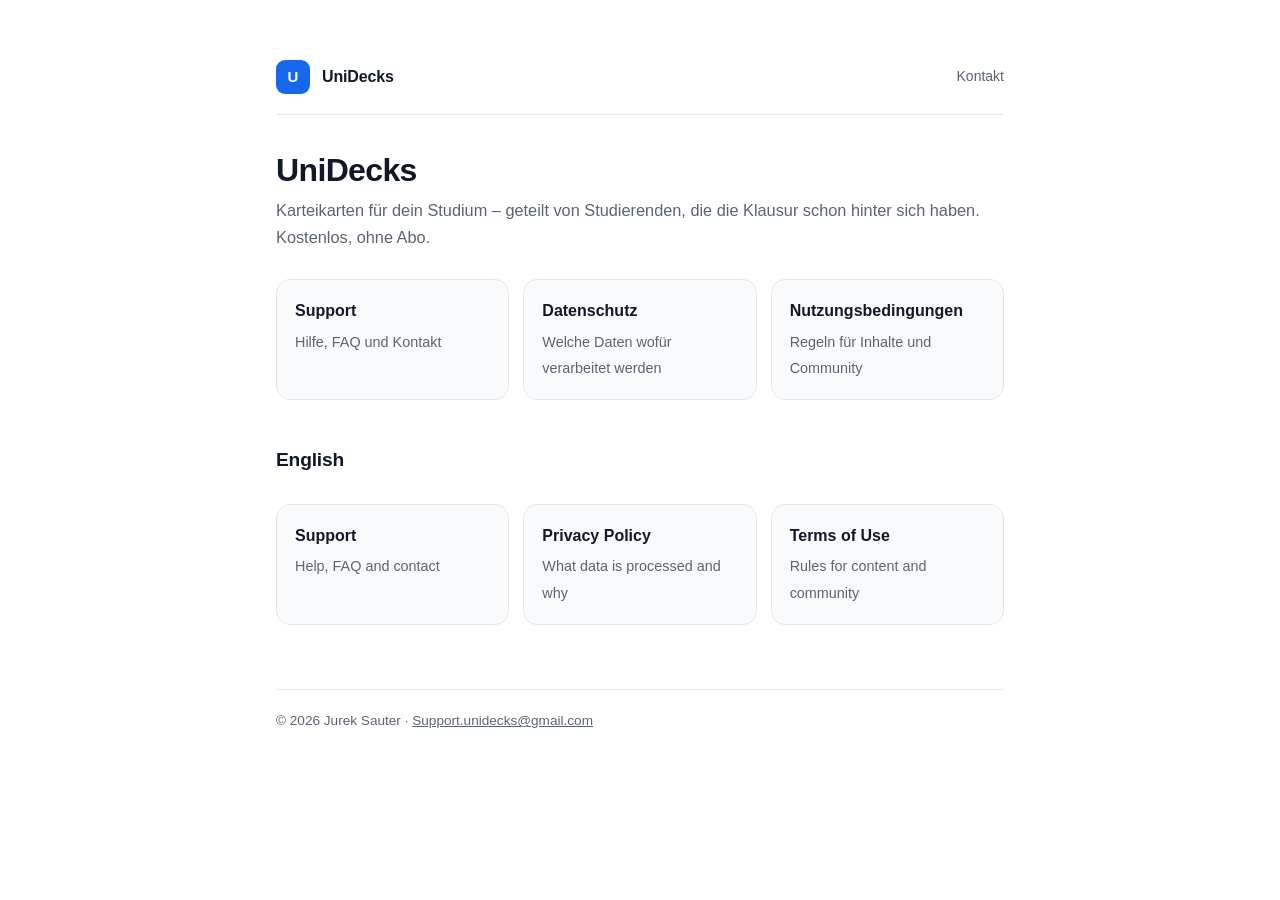
<file: index.html>
<!DOCTYPE html>
<html lang="de">
<head>
<meta charset="utf-8">
<meta name="viewport" content="width=device-width, initial-scale=1">
<title>UniDecks</title>
<link rel="stylesheet" href="style.css">
</head>
<body>
<div class="wrap">
<header class="site">
  <div class="mark">U</div>
  <a class="brand" href="index.html">UniDecks</a>
  <nav><a href="mailto:Support.unidecks@gmail.com">Kontakt</a></nav>
</header>

<h1>UniDecks</h1>
<p class="lede">Karteikarten für dein Studium – geteilt von Studierenden, die die Klausur schon hinter sich haben. Kostenlos, ohne Abo.</p>

<div class="tiles">
  <a class="tile" href="support-de.html"><strong>Support</strong><span>Hilfe, FAQ und Kontakt</span></a>
  <a class="tile" href="privacy-de.html"><strong>Datenschutz</strong><span>Welche Daten wofür verarbeitet werden</span></a>
  <a class="tile" href="terms-de.html"><strong>Nutzungsbedingungen</strong><span>Regeln für Inhalte und Community</span></a>
</div>

<h2>English</h2>
<div class="tiles">
  <a class="tile" href="support-en.html"><strong>Support</strong><span>Help, FAQ and contact</span></a>
  <a class="tile" href="privacy-en.html"><strong>Privacy Policy</strong><span>What data is processed and why</span></a>
  <a class="tile" href="terms-en.html"><strong>Terms of Use</strong><span>Rules for content and community</span></a>
</div>

<footer class="site">
  © 2026 Jurek Sauter · <a href="mailto:Support.unidecks@gmail.com">Support.unidecks@gmail.com</a>
</footer>
</div>
</body>
</html>
</file>
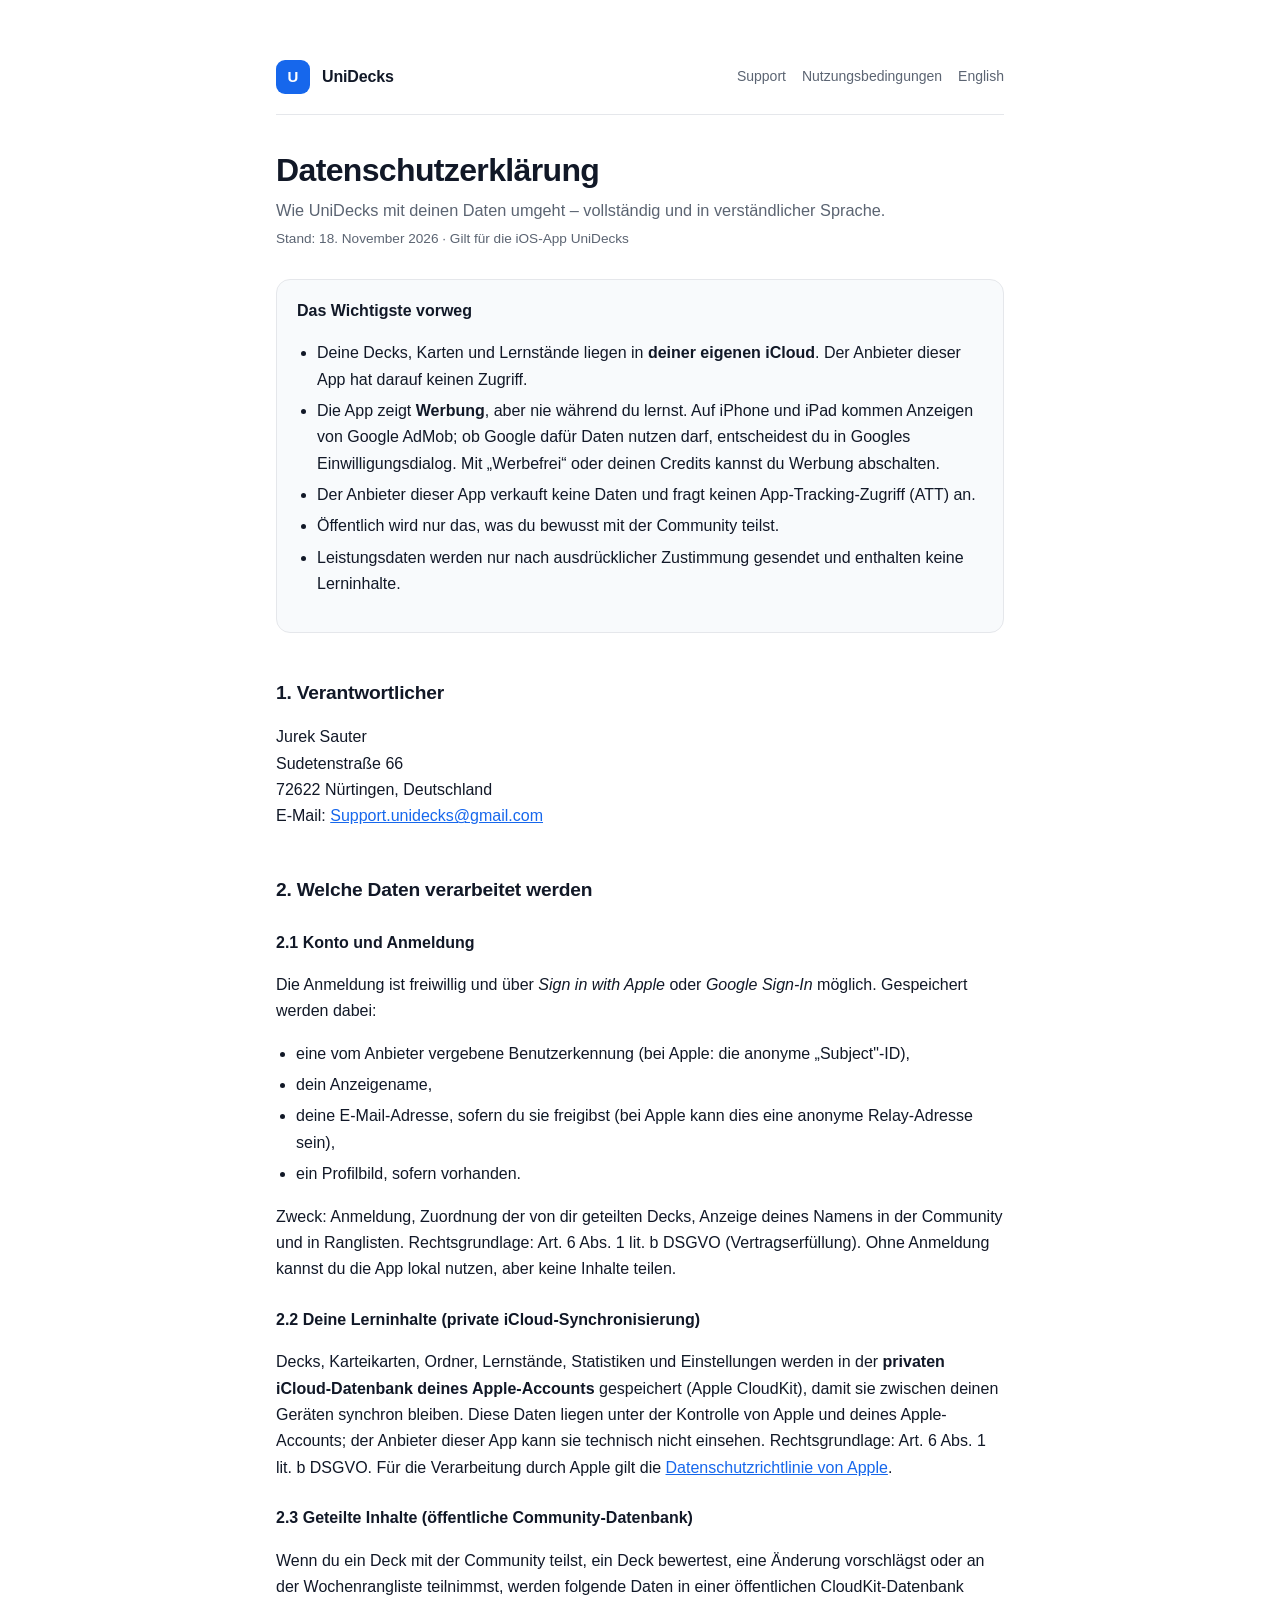
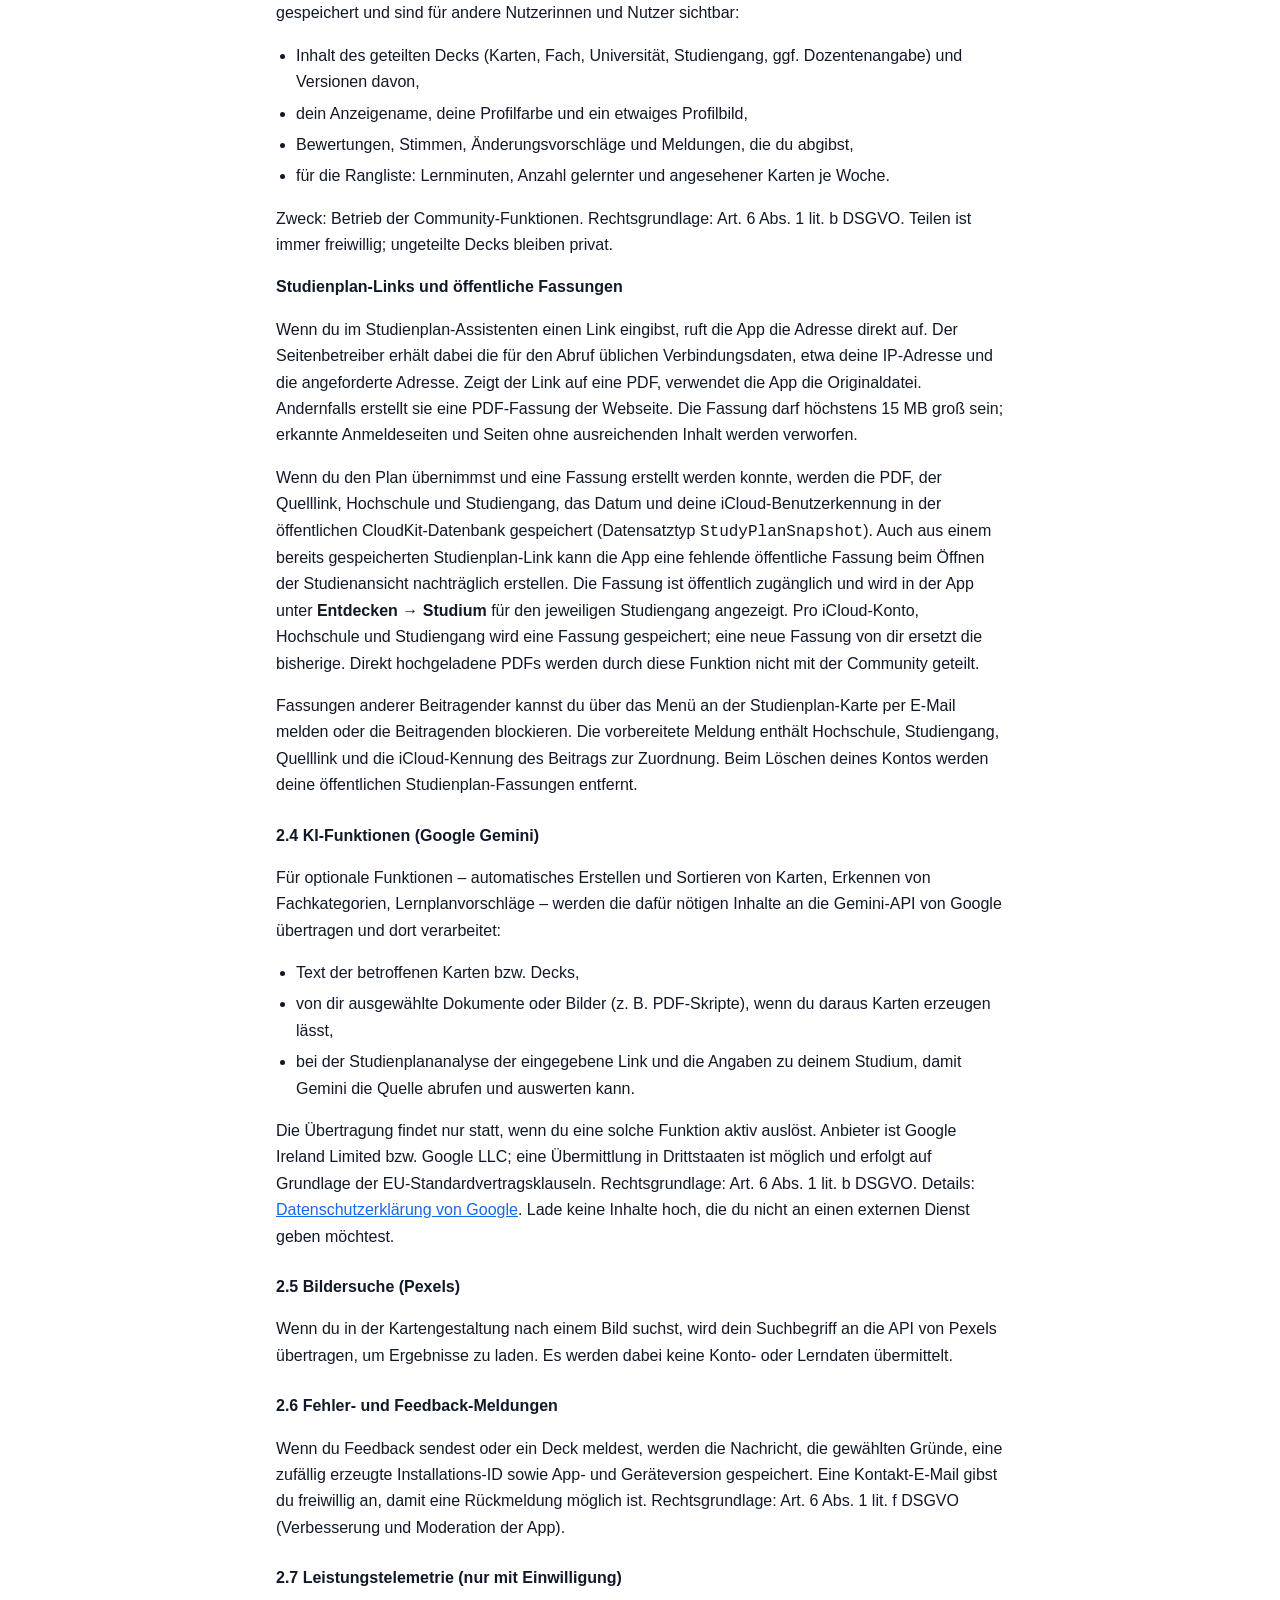
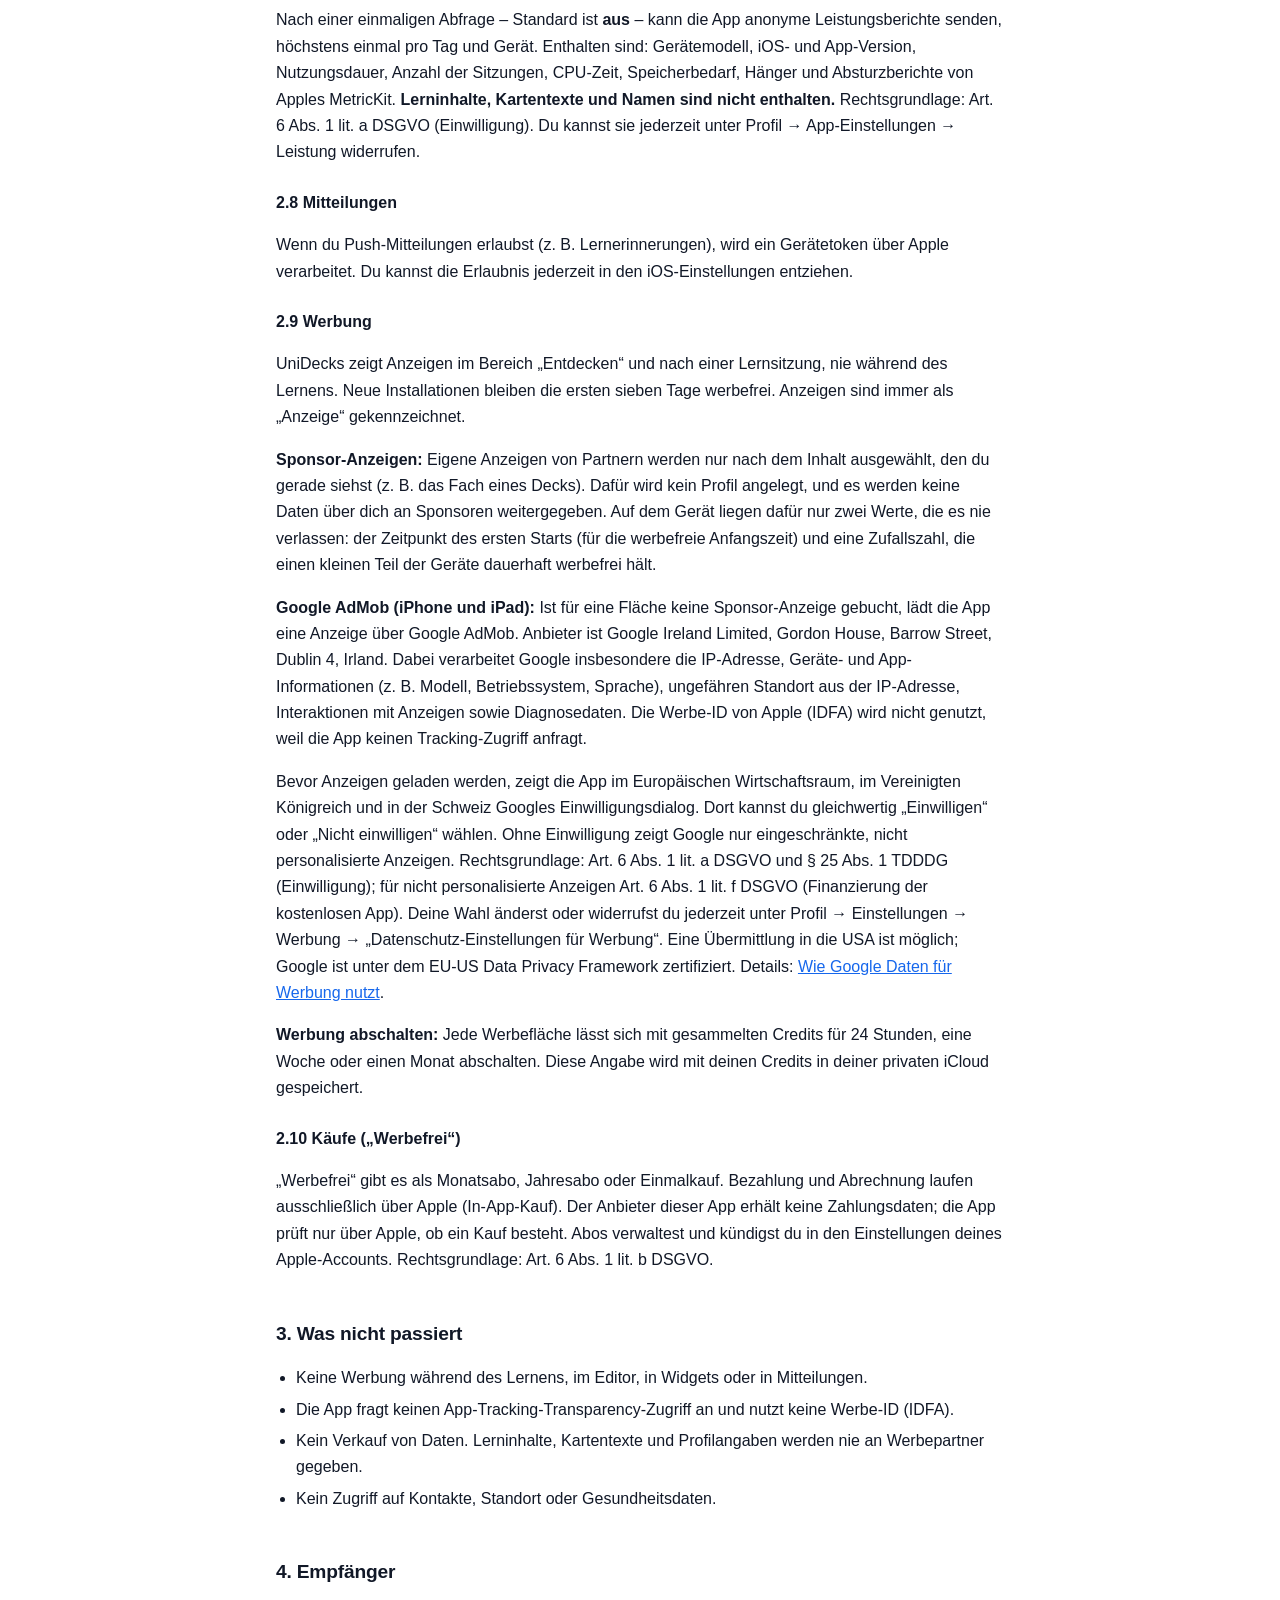
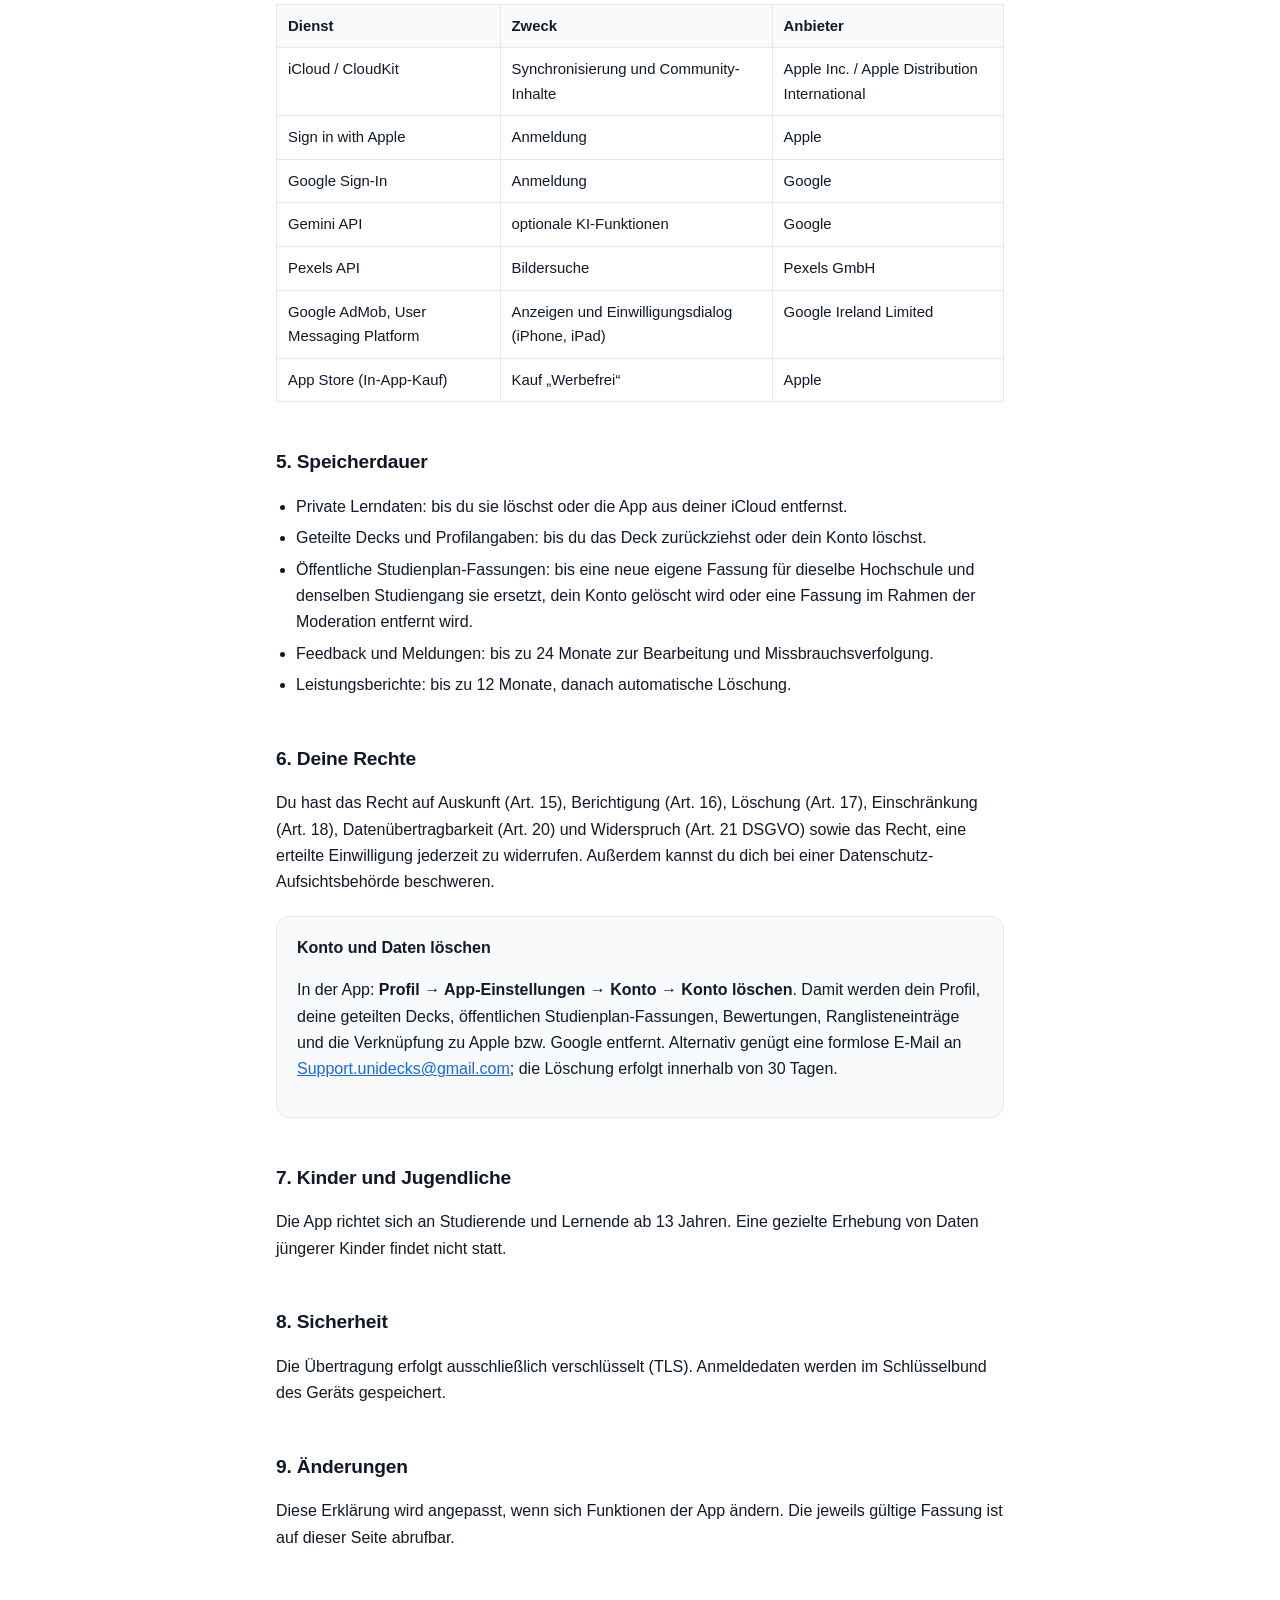
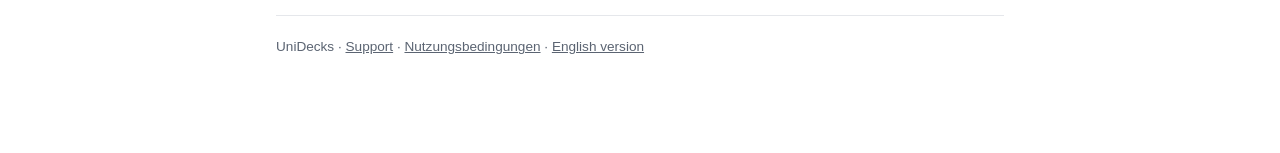
<file: privacy-de.html>
<!DOCTYPE html>
<html lang="de">
<head>
<meta charset="utf-8">
<meta name="viewport" content="width=device-width, initial-scale=1">
<title>Datenschutzerklärung – UniDecks</title>
<link rel="stylesheet" href="style.css">
</head>
<body>
<div class="wrap">
<header class="site">
  <div class="mark">U</div>
  <a class="brand" href="index.html">UniDecks</a>
  <nav>
    <a href="support-de.html">Support</a>
    <a href="terms-de.html">Nutzungsbedingungen</a>
    <a href="privacy-en.html">English</a>
  </nav>
</header>

<h1>Datenschutzerklärung</h1>
<p class="lede">Wie UniDecks mit deinen Daten umgeht – vollständig und in verständlicher Sprache.</p>
<p class="meta">Stand: 18. November 2026 · Gilt für die iOS-App UniDecks</p>

<div class="card">
<h3>Das Wichtigste vorweg</h3>
<ul>
  <li>Deine Decks, Karten und Lernstände liegen in <strong>deiner eigenen iCloud</strong>. Der Anbieter dieser App hat darauf keinen Zugriff.</li>
  <li>Die App zeigt <strong>Werbung</strong>, aber nie während du lernst. Auf iPhone und iPad kommen Anzeigen von Google AdMob; ob Google dafür Daten nutzen darf, entscheidest du in Googles Einwilligungsdialog. Mit „Werbefrei“ oder deinen Credits kannst du Werbung abschalten.</li>
  <li>Der Anbieter dieser App verkauft keine Daten und fragt keinen App-Tracking-Zugriff (ATT) an.</li>
  <li>Öffentlich wird nur das, was du bewusst mit der Community teilst.</li>
  <li>Leistungsdaten werden nur nach ausdrücklicher Zustimmung gesendet und enthalten keine Lerninhalte.</li>
</ul>
</div>

<h2>1. Verantwortlicher</h2>
<p>
Jurek Sauter<br>
Sudetenstraße 66<br>
72622 Nürtingen, Deutschland<br>
E-Mail: <a href="mailto:Support.unidecks@gmail.com">Support.unidecks@gmail.com</a>
</p>

<h2>2. Welche Daten verarbeitet werden</h2>

<h3>2.1 Konto und Anmeldung</h3>
<p>Die Anmeldung ist freiwillig und über <em>Sign in with Apple</em> oder <em>Google Sign-In</em> möglich. Gespeichert werden dabei:</p>
<ul>
  <li>eine vom Anbieter vergebene Benutzerkennung (bei Apple: die anonyme „Subject"-ID),</li>
  <li>dein Anzeigename,</li>
  <li>deine E-Mail-Adresse, sofern du sie freigibst (bei Apple kann dies eine anonyme Relay-Adresse sein),</li>
  <li>ein Profilbild, sofern vorhanden.</li>
</ul>
<p>Zweck: Anmeldung, Zuordnung der von dir geteilten Decks, Anzeige deines Namens in der Community und in Ranglisten. Rechtsgrundlage: Art. 6 Abs. 1 lit. b DSGVO (Vertragserfüllung). Ohne Anmeldung kannst du die App lokal nutzen, aber keine Inhalte teilen.</p>

<h3>2.2 Deine Lerninhalte (private iCloud-Synchronisierung)</h3>
<p>Decks, Karteikarten, Ordner, Lernstände, Statistiken und Einstellungen werden in der <strong>privaten iCloud-Datenbank deines Apple-Accounts</strong> gespeichert (Apple CloudKit), damit sie zwischen deinen Geräten synchron bleiben. Diese Daten liegen unter der Kontrolle von Apple und deines Apple-Accounts; der Anbieter dieser App kann sie technisch nicht einsehen. Rechtsgrundlage: Art. 6 Abs. 1 lit. b DSGVO. Für die Verarbeitung durch Apple gilt die <a href="https://www.apple.com/de/legal/privacy/">Datenschutzrichtlinie von Apple</a>.</p>

<h3>2.3 Geteilte Inhalte (öffentliche Community-Datenbank)</h3>
<p>Wenn du ein Deck mit der Community teilst, ein Deck bewertest, eine Änderung vorschlägst oder an der Wochenrangliste teilnimmst, werden folgende Daten in einer öffentlichen CloudKit-Datenbank gespeichert und sind für andere Nutzerinnen und Nutzer sichtbar:</p>
<ul>
  <li>Inhalt des geteilten Decks (Karten, Fach, Universität, Studiengang, ggf. Dozentenangabe) und Versionen davon,</li>
  <li>dein Anzeigename, deine Profilfarbe und ein etwaiges Profilbild,</li>
  <li>Bewertungen, Stimmen, Änderungsvorschläge und Meldungen, die du abgibst,</li>
  <li>für die Rangliste: Lernminuten, Anzahl gelernter und angesehener Karten je Woche.</li>
</ul>
<p>Zweck: Betrieb der Community-Funktionen. Rechtsgrundlage: Art. 6 Abs. 1 lit. b DSGVO. Teilen ist immer freiwillig; ungeteilte Decks bleiben privat.</p>

<p><strong>Studienplan-Links und öffentliche Fassungen</strong></p>
<p>Wenn du im Studienplan-Assistenten einen Link eingibst, ruft die App die Adresse direkt auf. Der Seitenbetreiber erhält dabei die für den Abruf üblichen Verbindungsdaten, etwa deine IP-Adresse und die angeforderte Adresse. Zeigt der Link auf eine PDF, verwendet die App die Originaldatei. Andernfalls erstellt sie eine PDF-Fassung der Webseite. Die Fassung darf höchstens 15 MB groß sein; erkannte Anmeldeseiten und Seiten ohne ausreichenden Inhalt werden verworfen.</p>
<p>Wenn du den Plan übernimmst und eine Fassung erstellt werden konnte, werden die PDF, der Quelllink, Hochschule und Studiengang, das Datum und deine iCloud-Benutzerkennung in der öffentlichen CloudKit-Datenbank gespeichert (Datensatztyp <code>StudyPlanSnapshot</code>). Auch aus einem bereits gespeicherten Studienplan-Link kann die App eine fehlende öffentliche Fassung beim Öffnen der Studienansicht nachträglich erstellen. Die Fassung ist öffentlich zugänglich und wird in der App unter <strong>Entdecken → Studium</strong> für den jeweiligen Studiengang angezeigt. Pro iCloud-Konto, Hochschule und Studiengang wird eine Fassung gespeichert; eine neue Fassung von dir ersetzt die bisherige. Direkt hochgeladene PDFs werden durch diese Funktion nicht mit der Community geteilt.</p>
<p>Fassungen anderer Beitragender kannst du über das Menü an der Studienplan-Karte per E-Mail melden oder die Beitragenden blockieren. Die vorbereitete Meldung enthält Hochschule, Studiengang, Quelllink und die iCloud-Kennung des Beitrags zur Zuordnung. Beim Löschen deines Kontos werden deine öffentlichen Studienplan-Fassungen entfernt.</p>

<h3>2.4 KI-Funktionen (Google Gemini)</h3>
<p>Für optionale Funktionen – automatisches Erstellen und Sortieren von Karten, Erkennen von Fachkategorien, Lernplanvorschläge – werden die dafür nötigen Inhalte an die Gemini-API von Google übertragen und dort verarbeitet:</p>
<ul>
  <li>Text der betroffenen Karten bzw. Decks,</li>
  <li>von dir ausgewählte Dokumente oder Bilder (z. B. PDF-Skripte), wenn du daraus Karten erzeugen lässt,</li>
  <li>bei der Studienplananalyse der eingegebene Link und die Angaben zu deinem Studium, damit Gemini die Quelle abrufen und auswerten kann.</li>
</ul>
<p>Die Übertragung findet nur statt, wenn du eine solche Funktion aktiv auslöst. Anbieter ist Google Ireland Limited bzw. Google LLC; eine Übermittlung in Drittstaaten ist möglich und erfolgt auf Grundlage der EU-Standardvertragsklauseln. Rechtsgrundlage: Art. 6 Abs. 1 lit. b DSGVO. Details: <a href="https://policies.google.com/privacy">Datenschutzerklärung von Google</a>. Lade keine Inhalte hoch, die du nicht an einen externen Dienst geben möchtest.</p>

<h3>2.5 Bildersuche (Pexels)</h3>
<p>Wenn du in der Kartengestaltung nach einem Bild suchst, wird dein Suchbegriff an die API von Pexels übertragen, um Ergebnisse zu laden. Es werden dabei keine Konto- oder Lerndaten übermittelt.</p>

<h3>2.6 Fehler- und Feedback-Meldungen</h3>
<p>Wenn du Feedback sendest oder ein Deck meldest, werden die Nachricht, die gewählten Gründe, eine zufällig erzeugte Installations-ID sowie App- und Geräteversion gespeichert. Eine Kontakt-E-Mail gibst du freiwillig an, damit eine Rückmeldung möglich ist. Rechtsgrundlage: Art. 6 Abs. 1 lit. f DSGVO (Verbesserung und Moderation der App).</p>

<h3>2.7 Leistungstelemetrie (nur mit Einwilligung)</h3>
<p>Nach einer einmaligen Abfrage – Standard ist <strong>aus</strong> – kann die App anonyme Leistungsberichte senden, höchstens einmal pro Tag und Gerät. Enthalten sind: Gerätemodell, iOS- und App-Version, Nutzungsdauer, Anzahl der Sitzungen, CPU-Zeit, Speicherbedarf, Hänger und Absturzberichte von Apples MetricKit. <strong>Lerninhalte, Kartentexte und Namen sind nicht enthalten.</strong> Rechtsgrundlage: Art. 6 Abs. 1 lit. a DSGVO (Einwilligung). Du kannst sie jederzeit unter Profil → App-Einstellungen → Leistung widerrufen.</p>

<h3>2.8 Mitteilungen</h3>
<p>Wenn du Push-Mitteilungen erlaubst (z. B. Lernerinnerungen), wird ein Gerätetoken über Apple verarbeitet. Du kannst die Erlaubnis jederzeit in den iOS-Einstellungen entziehen.</p>

<h3>2.9 Werbung</h3>
<p>UniDecks zeigt Anzeigen im Bereich „Entdecken“ und nach einer Lernsitzung, nie während des Lernens. Neue Installationen bleiben die ersten sieben Tage werbefrei. Anzeigen sind immer als „Anzeige“ gekennzeichnet.</p>
<p><strong>Sponsor-Anzeigen:</strong> Eigene Anzeigen von Partnern werden nur nach dem Inhalt ausgewählt, den du gerade siehst (z. B. das Fach eines Decks). Dafür wird kein Profil angelegt, und es werden keine Daten über dich an Sponsoren weitergegeben. Auf dem Gerät liegen dafür nur zwei Werte, die es nie verlassen: der Zeitpunkt des ersten Starts (für die werbefreie Anfangszeit) und eine Zufallszahl, die einen kleinen Teil der Geräte dauerhaft werbefrei hält.</p>
<p><strong>Google AdMob (iPhone und iPad):</strong> Ist für eine Fläche keine Sponsor-Anzeige gebucht, lädt die App eine Anzeige über Google AdMob. Anbieter ist Google Ireland Limited, Gordon House, Barrow Street, Dublin 4, Irland. Dabei verarbeitet Google insbesondere die IP-Adresse, Geräte- und App-Informationen (z. B. Modell, Betriebssystem, Sprache), ungefähren Standort aus der IP-Adresse, Interaktionen mit Anzeigen sowie Diagnosedaten. Die Werbe-ID von Apple (IDFA) wird nicht genutzt, weil die App keinen Tracking-Zugriff anfragt.</p>
<p>Bevor Anzeigen geladen werden, zeigt die App im Europäischen Wirtschaftsraum, im Vereinigten Königreich und in der Schweiz Googles Einwilligungsdialog. Dort kannst du gleichwertig „Einwilligen“ oder „Nicht einwilligen“ wählen. Ohne Einwilligung zeigt Google nur eingeschränkte, nicht personalisierte Anzeigen. Rechtsgrundlage: Art. 6 Abs. 1 lit. a DSGVO und § 25 Abs. 1 TDDDG (Einwilligung); für nicht personalisierte Anzeigen Art. 6 Abs. 1 lit. f DSGVO (Finanzierung der kostenlosen App). Deine Wahl änderst oder widerrufst du jederzeit unter Profil → Einstellungen → Werbung → „Datenschutz-Einstellungen für Werbung“. Eine Übermittlung in die USA ist möglich; Google ist unter dem EU-US Data Privacy Framework zertifiziert. Details: <a href="https://policies.google.com/technologies/ads">Wie Google Daten für Werbung nutzt</a>.</p>
<p><strong>Werbung abschalten:</strong> Jede Werbefläche lässt sich mit gesammelten Credits für 24 Stunden, eine Woche oder einen Monat abschalten. Diese Angabe wird mit deinen Credits in deiner privaten iCloud gespeichert.</p>

<h3>2.10 Käufe („Werbefrei“)</h3>
<p>„Werbefrei“ gibt es als Monatsabo, Jahresabo oder Einmalkauf. Bezahlung und Abrechnung laufen ausschließlich über Apple (In-App-Kauf). Der Anbieter dieser App erhält keine Zahlungsdaten; die App prüft nur über Apple, ob ein Kauf besteht. Abos verwaltest und kündigst du in den Einstellungen deines Apple-Accounts. Rechtsgrundlage: Art. 6 Abs. 1 lit. b DSGVO.</p>

<h2>3. Was nicht passiert</h2>
<ul>
  <li>Keine Werbung während des Lernens, im Editor, in Widgets oder in Mitteilungen.</li>
  <li>Die App fragt keinen App-Tracking-Transparency-Zugriff an und nutzt keine Werbe-ID (IDFA).</li>
  <li>Kein Verkauf von Daten. Lerninhalte, Kartentexte und Profilangaben werden nie an Werbepartner gegeben.</li>
  <li>Kein Zugriff auf Kontakte, Standort oder Gesundheitsdaten.</li>
</ul>

<h2>4. Empfänger</h2>
<table>
  <tr><th>Dienst</th><th>Zweck</th><th>Anbieter</th></tr>
  <tr><td>iCloud / CloudKit</td><td>Synchronisierung und Community-Inhalte</td><td>Apple Inc. / Apple Distribution International</td></tr>
  <tr><td>Sign in with Apple</td><td>Anmeldung</td><td>Apple</td></tr>
  <tr><td>Google Sign-In</td><td>Anmeldung</td><td>Google</td></tr>
  <tr><td>Gemini API</td><td>optionale KI-Funktionen</td><td>Google</td></tr>
  <tr><td>Pexels API</td><td>Bildersuche</td><td>Pexels GmbH</td></tr>
  <tr><td>Google AdMob, User Messaging Platform</td><td>Anzeigen und Einwilligungsdialog (iPhone, iPad)</td><td>Google Ireland Limited</td></tr>
  <tr><td>App Store (In-App-Kauf)</td><td>Kauf „Werbefrei“</td><td>Apple</td></tr>
</table>

<h2>5. Speicherdauer</h2>
<ul>
  <li>Private Lerndaten: bis du sie löschst oder die App aus deiner iCloud entfernst.</li>
  <li>Geteilte Decks und Profilangaben: bis du das Deck zurückziehst oder dein Konto löschst.</li>
  <li>Öffentliche Studienplan-Fassungen: bis eine neue eigene Fassung für dieselbe Hochschule und denselben Studiengang sie ersetzt, dein Konto gelöscht wird oder eine Fassung im Rahmen der Moderation entfernt wird.</li>
  <li>Feedback und Meldungen: bis zu 24 Monate zur Bearbeitung und Missbrauchsverfolgung.</li>
  <li>Leistungsberichte: bis zu 12 Monate, danach automatische Löschung.</li>
</ul>

<h2>6. Deine Rechte</h2>
<p>Du hast das Recht auf Auskunft (Art. 15), Berichtigung (Art. 16), Löschung (Art. 17), Einschränkung (Art. 18), Datenübertragbarkeit (Art. 20) und Widerspruch (Art. 21 DSGVO) sowie das Recht, eine erteilte Einwilligung jederzeit zu widerrufen. Außerdem kannst du dich bei einer Datenschutz-Aufsichtsbehörde beschweren.</p>

<div class="card">
<h3>Konto und Daten löschen</h3>
<p>In der App: <strong>Profil → App-Einstellungen → Konto → Konto löschen</strong>. Damit werden dein Profil, deine geteilten Decks, öffentlichen Studienplan-Fassungen, Bewertungen, Ranglisteneinträge und die Verknüpfung zu Apple bzw. Google entfernt. Alternativ genügt eine formlose E-Mail an <a href="mailto:Support.unidecks@gmail.com">Support.unidecks@gmail.com</a>; die Löschung erfolgt innerhalb von 30 Tagen.</p>
</div>

<h2>7. Kinder und Jugendliche</h2>
<p>Die App richtet sich an Studierende und Lernende ab 13 Jahren. Eine gezielte Erhebung von Daten jüngerer Kinder findet nicht statt.</p>

<h2>8. Sicherheit</h2>
<p>Die Übertragung erfolgt ausschließlich verschlüsselt (TLS). Anmeldedaten werden im Schlüsselbund des Geräts gespeichert.</p>

<h2>9. Änderungen</h2>
<p>Diese Erklärung wird angepasst, wenn sich Funktionen der App ändern. Die jeweils gültige Fassung ist auf dieser Seite abrufbar.</p>

<footer class="site">
  UniDecks · <a href="support-de.html">Support</a> · <a href="terms-de.html">Nutzungsbedingungen</a> · <a href="privacy-en.html">English version</a>
</footer>
</div>
</body>
</html>
</file>
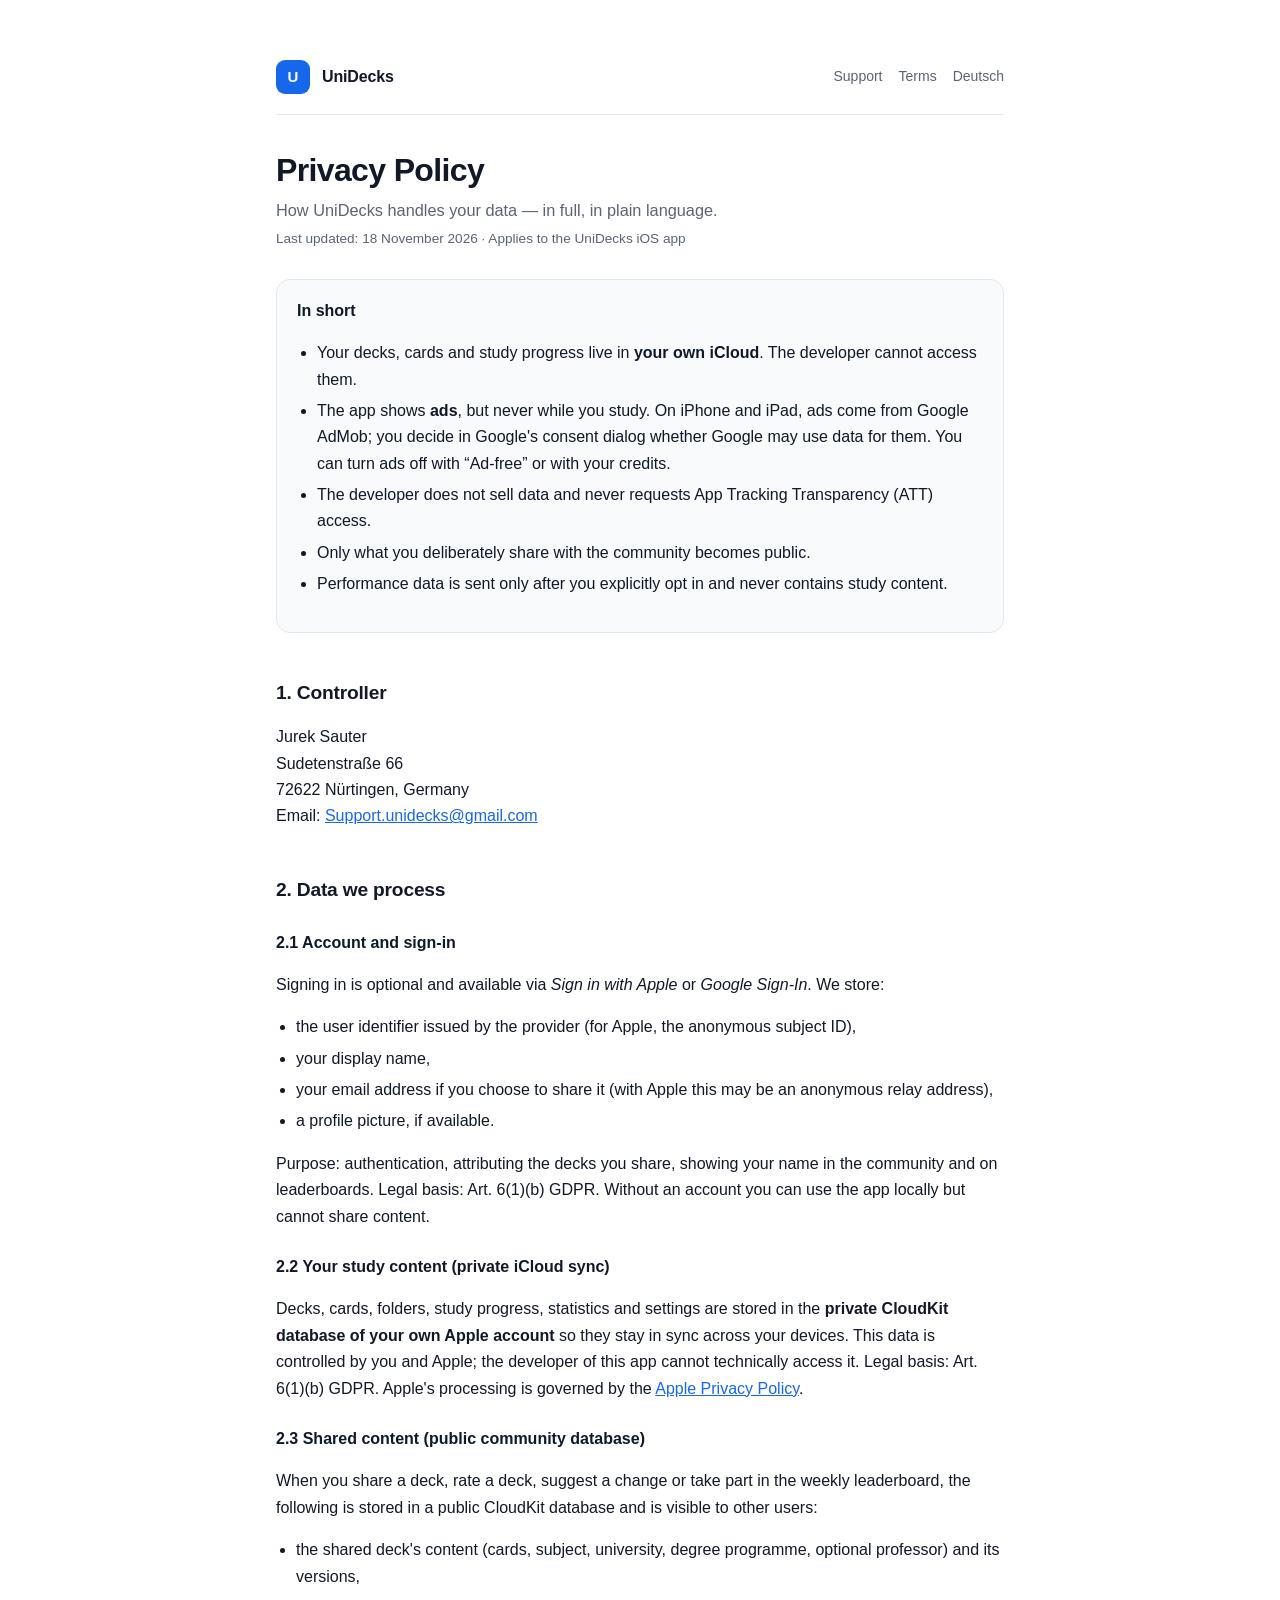
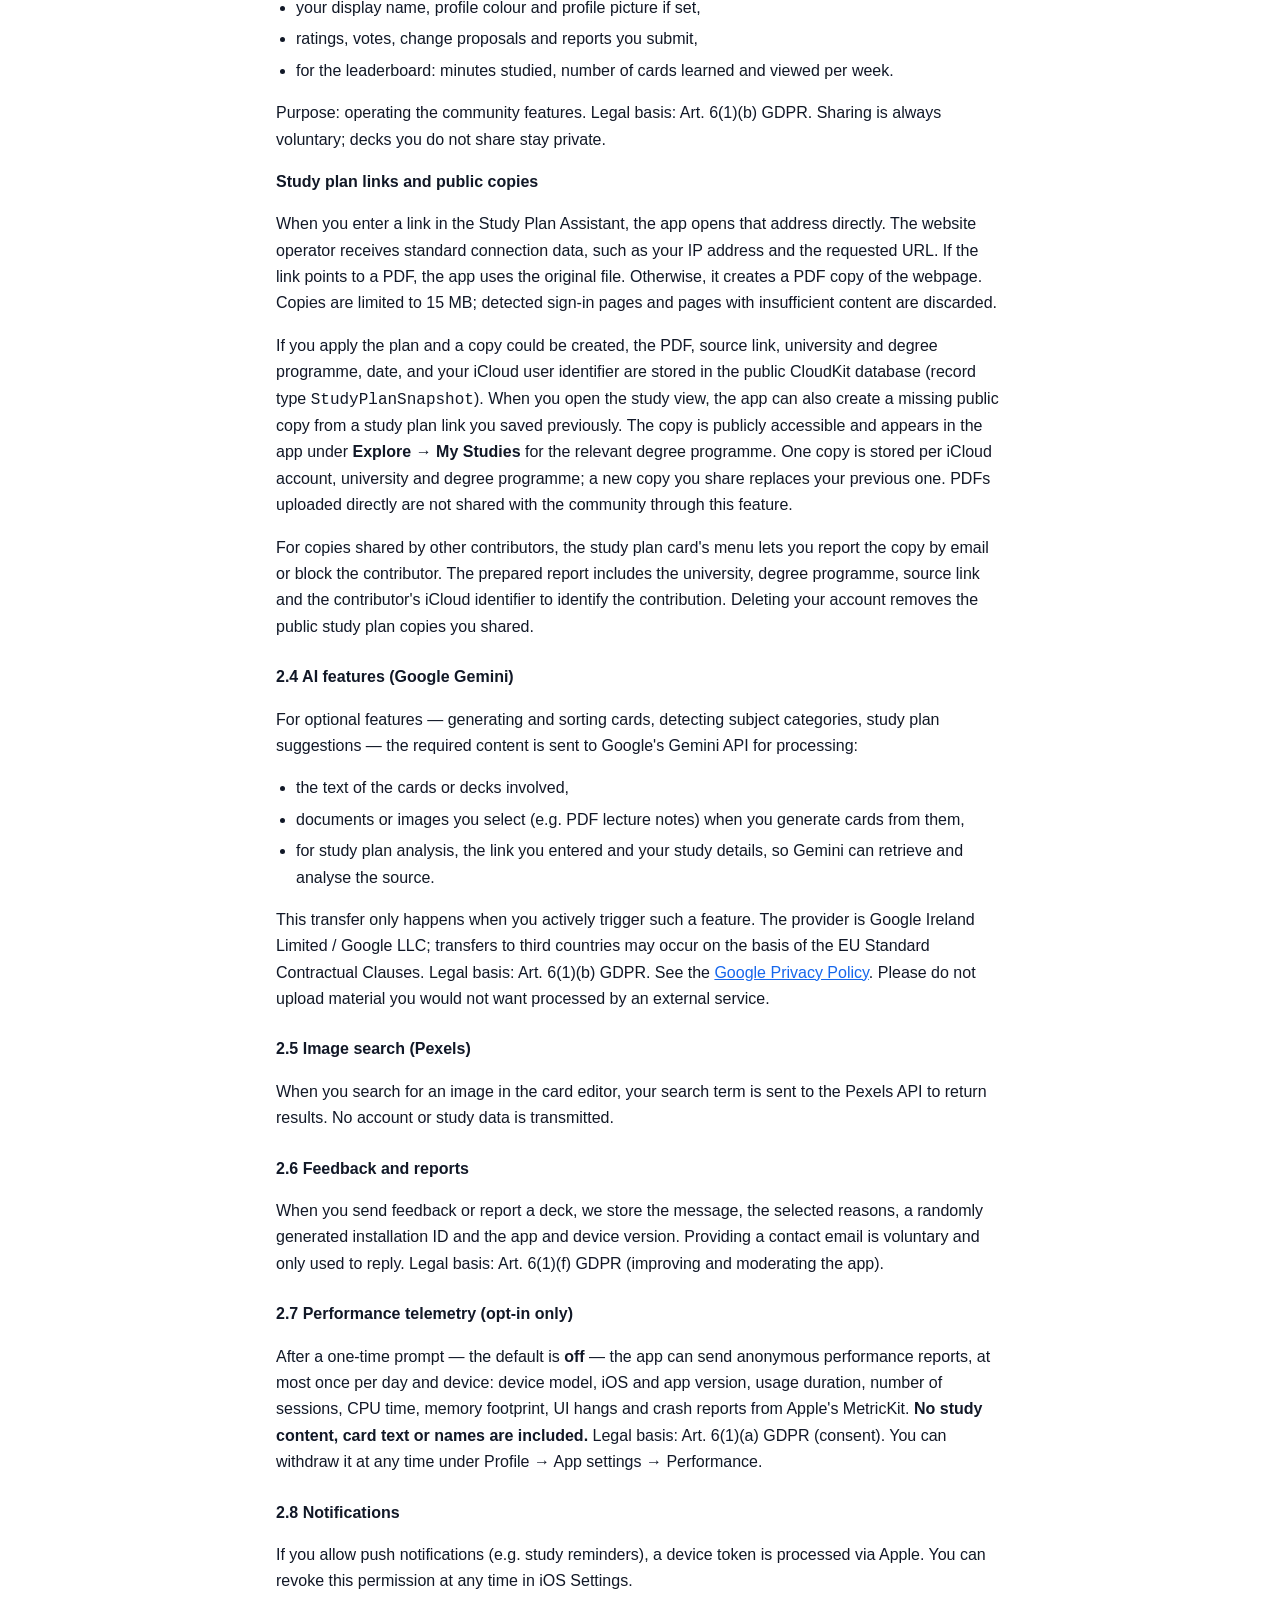
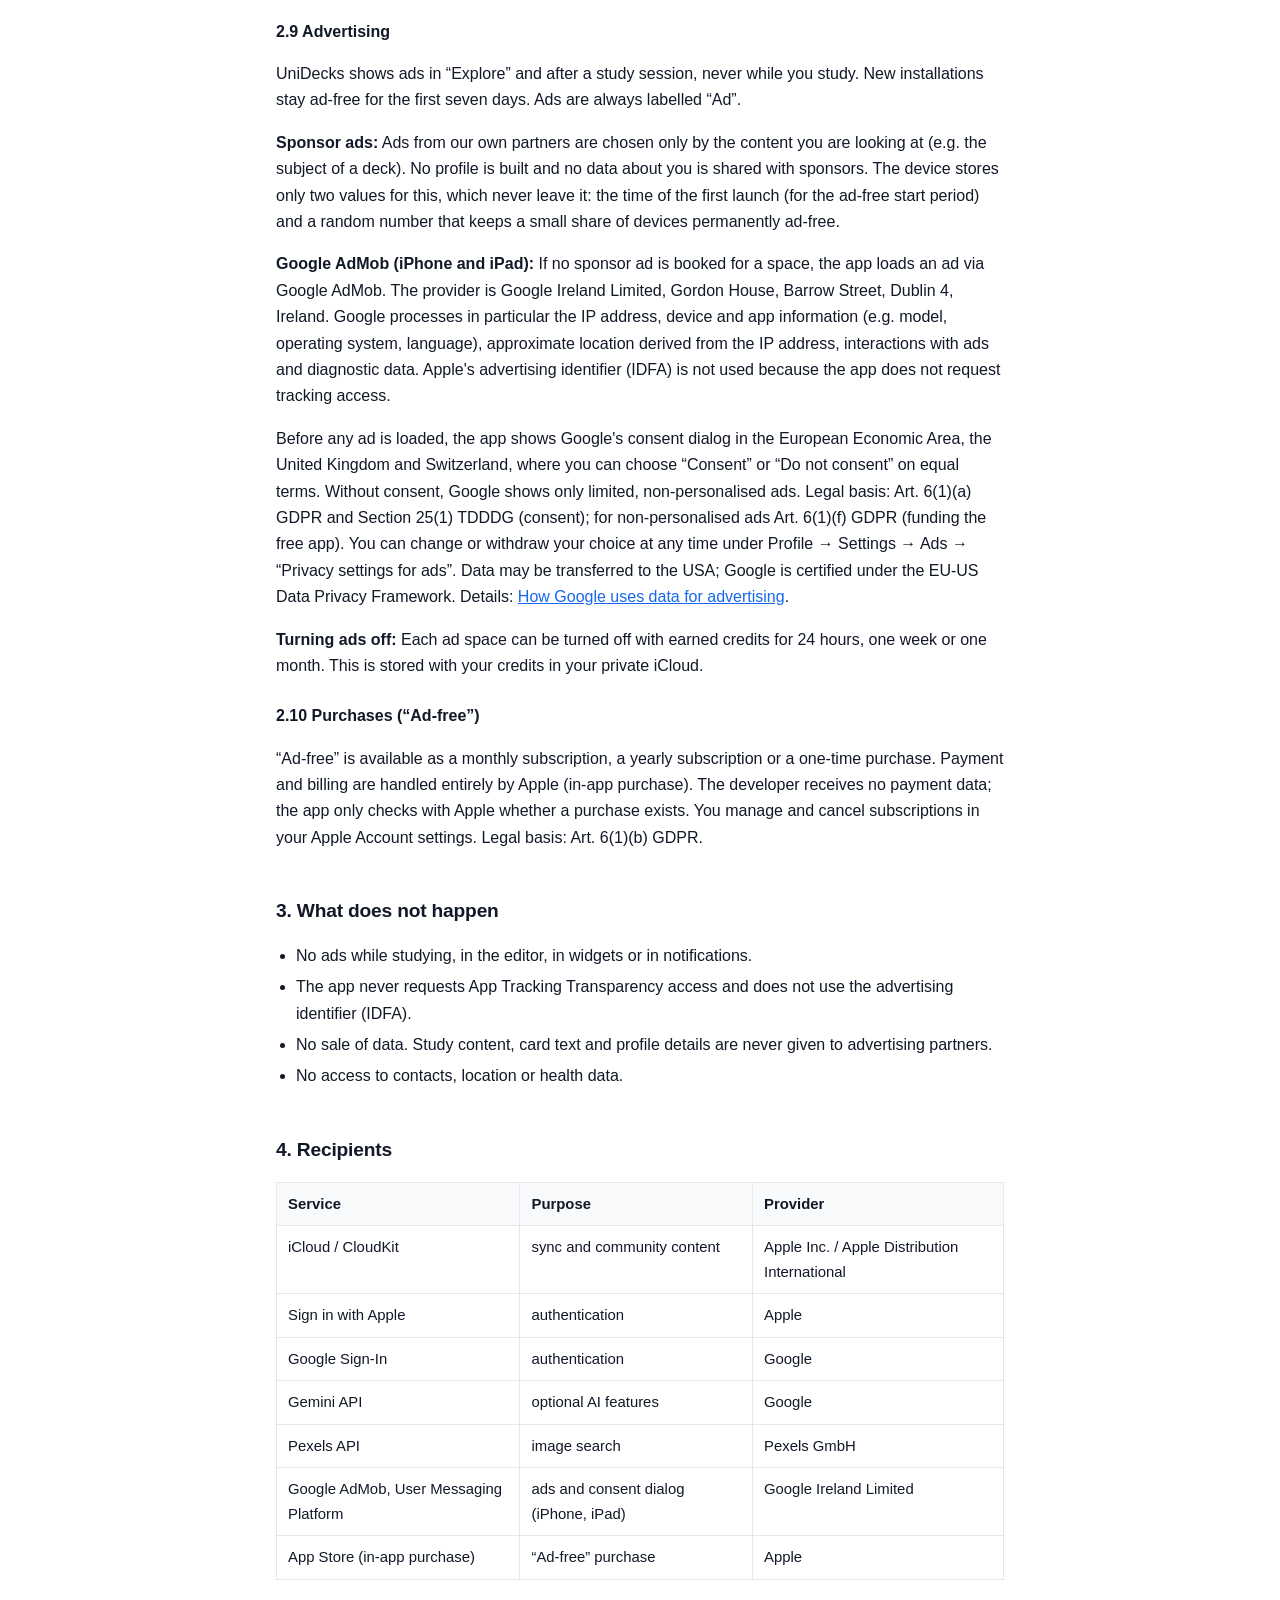
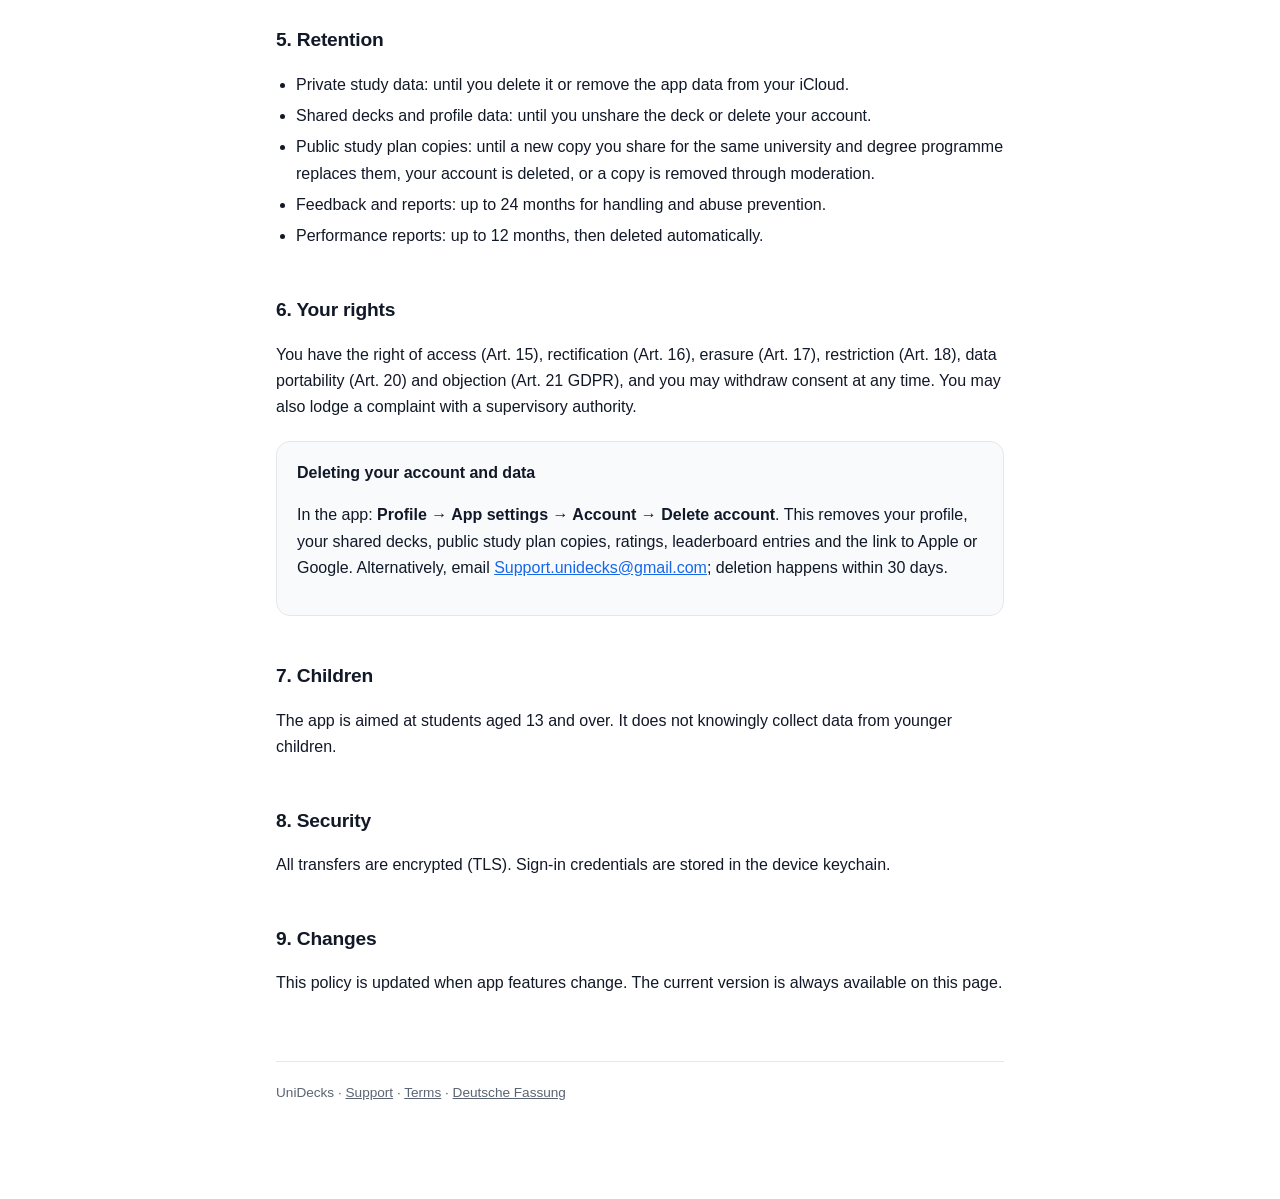
<file: privacy-en.html>
<!DOCTYPE html>
<html lang="en">
<head>
<meta charset="utf-8">
<meta name="viewport" content="width=device-width, initial-scale=1">
<title>Privacy Policy – UniDecks</title>
<link rel="stylesheet" href="style.css">
</head>
<body>
<div class="wrap">
<header class="site">
  <div class="mark">U</div>
  <a class="brand" href="index.html">UniDecks</a>
  <nav>
    <a href="support-en.html">Support</a>
    <a href="terms-en.html">Terms</a>
    <a href="privacy-de.html">Deutsch</a>
  </nav>
</header>

<h1>Privacy Policy</h1>
<p class="lede">How UniDecks handles your data — in full, in plain language.</p>
<p class="meta">Last updated: 18 November 2026 · Applies to the UniDecks iOS app</p>

<div class="card">
<h3>In short</h3>
<ul>
  <li>Your decks, cards and study progress live in <strong>your own iCloud</strong>. The developer cannot access them.</li>
  <li>The app shows <strong>ads</strong>, but never while you study. On iPhone and iPad, ads come from Google AdMob; you decide in Google's consent dialog whether Google may use data for them. You can turn ads off with “Ad-free” or with your credits.</li>
  <li>The developer does not sell data and never requests App Tracking Transparency (ATT) access.</li>
  <li>Only what you deliberately share with the community becomes public.</li>
  <li>Performance data is sent only after you explicitly opt in and never contains study content.</li>
</ul>
</div>

<h2>1. Controller</h2>
<p>
Jurek Sauter<br>
Sudetenstraße 66<br>
72622 Nürtingen, Germany<br>
Email: <a href="mailto:Support.unidecks@gmail.com">Support.unidecks@gmail.com</a>
</p>

<h2>2. Data we process</h2>

<h3>2.1 Account and sign-in</h3>
<p>Signing in is optional and available via <em>Sign in with Apple</em> or <em>Google Sign-In</em>. We store:</p>
<ul>
  <li>the user identifier issued by the provider (for Apple, the anonymous subject ID),</li>
  <li>your display name,</li>
  <li>your email address if you choose to share it (with Apple this may be an anonymous relay address),</li>
  <li>a profile picture, if available.</li>
</ul>
<p>Purpose: authentication, attributing the decks you share, showing your name in the community and on leaderboards. Legal basis: Art. 6(1)(b) GDPR. Without an account you can use the app locally but cannot share content.</p>

<h3>2.2 Your study content (private iCloud sync)</h3>
<p>Decks, cards, folders, study progress, statistics and settings are stored in the <strong>private CloudKit database of your own Apple account</strong> so they stay in sync across your devices. This data is controlled by you and Apple; the developer of this app cannot technically access it. Legal basis: Art. 6(1)(b) GDPR. Apple's processing is governed by the <a href="https://www.apple.com/legal/privacy/">Apple Privacy Policy</a>.</p>

<h3>2.3 Shared content (public community database)</h3>
<p>When you share a deck, rate a deck, suggest a change or take part in the weekly leaderboard, the following is stored in a public CloudKit database and is visible to other users:</p>
<ul>
  <li>the shared deck's content (cards, subject, university, degree programme, optional professor) and its versions,</li>
  <li>your display name, profile colour and profile picture if set,</li>
  <li>ratings, votes, change proposals and reports you submit,</li>
  <li>for the leaderboard: minutes studied, number of cards learned and viewed per week.</li>
</ul>
<p>Purpose: operating the community features. Legal basis: Art. 6(1)(b) GDPR. Sharing is always voluntary; decks you do not share stay private.</p>

<p><strong>Study plan links and public copies</strong></p>
<p>When you enter a link in the Study Plan Assistant, the app opens that address directly. The website operator receives standard connection data, such as your IP address and the requested URL. If the link points to a PDF, the app uses the original file. Otherwise, it creates a PDF copy of the webpage. Copies are limited to 15 MB; detected sign-in pages and pages with insufficient content are discarded.</p>
<p>If you apply the plan and a copy could be created, the PDF, source link, university and degree programme, date, and your iCloud user identifier are stored in the public CloudKit database (record type <code>StudyPlanSnapshot</code>). When you open the study view, the app can also create a missing public copy from a study plan link you saved previously. The copy is publicly accessible and appears in the app under <strong>Explore → My Studies</strong> for the relevant degree programme. One copy is stored per iCloud account, university and degree programme; a new copy you share replaces your previous one. PDFs uploaded directly are not shared with the community through this feature.</p>
<p>For copies shared by other contributors, the study plan card's menu lets you report the copy by email or block the contributor. The prepared report includes the university, degree programme, source link and the contributor's iCloud identifier to identify the contribution. Deleting your account removes the public study plan copies you shared.</p>

<h3>2.4 AI features (Google Gemini)</h3>
<p>For optional features — generating and sorting cards, detecting subject categories, study plan suggestions — the required content is sent to Google's Gemini API for processing:</p>
<ul>
  <li>the text of the cards or decks involved,</li>
  <li>documents or images you select (e.g. PDF lecture notes) when you generate cards from them,</li>
  <li>for study plan analysis, the link you entered and your study details, so Gemini can retrieve and analyse the source.</li>
</ul>
<p>This transfer only happens when you actively trigger such a feature. The provider is Google Ireland Limited / Google LLC; transfers to third countries may occur on the basis of the EU Standard Contractual Clauses. Legal basis: Art. 6(1)(b) GDPR. See the <a href="https://policies.google.com/privacy">Google Privacy Policy</a>. Please do not upload material you would not want processed by an external service.</p>

<h3>2.5 Image search (Pexels)</h3>
<p>When you search for an image in the card editor, your search term is sent to the Pexels API to return results. No account or study data is transmitted.</p>

<h3>2.6 Feedback and reports</h3>
<p>When you send feedback or report a deck, we store the message, the selected reasons, a randomly generated installation ID and the app and device version. Providing a contact email is voluntary and only used to reply. Legal basis: Art. 6(1)(f) GDPR (improving and moderating the app).</p>

<h3>2.7 Performance telemetry (opt-in only)</h3>
<p>After a one-time prompt — the default is <strong>off</strong> — the app can send anonymous performance reports, at most once per day and device: device model, iOS and app version, usage duration, number of sessions, CPU time, memory footprint, UI hangs and crash reports from Apple's MetricKit. <strong>No study content, card text or names are included.</strong> Legal basis: Art. 6(1)(a) GDPR (consent). You can withdraw it at any time under Profile → App settings → Performance.</p>

<h3>2.8 Notifications</h3>
<p>If you allow push notifications (e.g. study reminders), a device token is processed via Apple. You can revoke this permission at any time in iOS Settings.</p>

<h3>2.9 Advertising</h3>
<p>UniDecks shows ads in “Explore” and after a study session, never while you study. New installations stay ad-free for the first seven days. Ads are always labelled “Ad”.</p>
<p><strong>Sponsor ads:</strong> Ads from our own partners are chosen only by the content you are looking at (e.g. the subject of a deck). No profile is built and no data about you is shared with sponsors. The device stores only two values for this, which never leave it: the time of the first launch (for the ad-free start period) and a random number that keeps a small share of devices permanently ad-free.</p>
<p><strong>Google AdMob (iPhone and iPad):</strong> If no sponsor ad is booked for a space, the app loads an ad via Google AdMob. The provider is Google Ireland Limited, Gordon House, Barrow Street, Dublin 4, Ireland. Google processes in particular the IP address, device and app information (e.g. model, operating system, language), approximate location derived from the IP address, interactions with ads and diagnostic data. Apple's advertising identifier (IDFA) is not used because the app does not request tracking access.</p>
<p>Before any ad is loaded, the app shows Google's consent dialog in the European Economic Area, the United Kingdom and Switzerland, where you can choose “Consent” or “Do not consent” on equal terms. Without consent, Google shows only limited, non-personalised ads. Legal basis: Art. 6(1)(a) GDPR and Section 25(1) TDDDG (consent); for non-personalised ads Art. 6(1)(f) GDPR (funding the free app). You can change or withdraw your choice at any time under Profile → Settings → Ads → “Privacy settings for ads”. Data may be transferred to the USA; Google is certified under the EU-US Data Privacy Framework. Details: <a href="https://policies.google.com/technologies/ads">How Google uses data for advertising</a>.</p>
<p><strong>Turning ads off:</strong> Each ad space can be turned off with earned credits for 24 hours, one week or one month. This is stored with your credits in your private iCloud.</p>

<h3>2.10 Purchases (“Ad-free”)</h3>
<p>“Ad-free” is available as a monthly subscription, a yearly subscription or a one-time purchase. Payment and billing are handled entirely by Apple (in-app purchase). The developer receives no payment data; the app only checks with Apple whether a purchase exists. You manage and cancel subscriptions in your Apple Account settings. Legal basis: Art. 6(1)(b) GDPR.</p>

<h2>3. What does not happen</h2>
<ul>
  <li>No ads while studying, in the editor, in widgets or in notifications.</li>
  <li>The app never requests App Tracking Transparency access and does not use the advertising identifier (IDFA).</li>
  <li>No sale of data. Study content, card text and profile details are never given to advertising partners.</li>
  <li>No access to contacts, location or health data.</li>
</ul>

<h2>4. Recipients</h2>
<table>
  <tr><th>Service</th><th>Purpose</th><th>Provider</th></tr>
  <tr><td>iCloud / CloudKit</td><td>sync and community content</td><td>Apple Inc. / Apple Distribution International</td></tr>
  <tr><td>Sign in with Apple</td><td>authentication</td><td>Apple</td></tr>
  <tr><td>Google Sign-In</td><td>authentication</td><td>Google</td></tr>
  <tr><td>Gemini API</td><td>optional AI features</td><td>Google</td></tr>
  <tr><td>Pexels API</td><td>image search</td><td>Pexels GmbH</td></tr>
  <tr><td>Google AdMob, User Messaging Platform</td><td>ads and consent dialog (iPhone, iPad)</td><td>Google Ireland Limited</td></tr>
  <tr><td>App Store (in-app purchase)</td><td>“Ad-free” purchase</td><td>Apple</td></tr>
</table>

<h2>5. Retention</h2>
<ul>
  <li>Private study data: until you delete it or remove the app data from your iCloud.</li>
  <li>Shared decks and profile data: until you unshare the deck or delete your account.</li>
  <li>Public study plan copies: until a new copy you share for the same university and degree programme replaces them, your account is deleted, or a copy is removed through moderation.</li>
  <li>Feedback and reports: up to 24 months for handling and abuse prevention.</li>
  <li>Performance reports: up to 12 months, then deleted automatically.</li>
</ul>

<h2>6. Your rights</h2>
<p>You have the right of access (Art. 15), rectification (Art. 16), erasure (Art. 17), restriction (Art. 18), data portability (Art. 20) and objection (Art. 21 GDPR), and you may withdraw consent at any time. You may also lodge a complaint with a supervisory authority.</p>

<div class="card">
<h3>Deleting your account and data</h3>
<p>In the app: <strong>Profile → App settings → Account → Delete account</strong>. This removes your profile, your shared decks, public study plan copies, ratings, leaderboard entries and the link to Apple or Google. Alternatively, email <a href="mailto:Support.unidecks@gmail.com">Support.unidecks@gmail.com</a>; deletion happens within 30 days.</p>
</div>

<h2>7. Children</h2>
<p>The app is aimed at students aged 13 and over. It does not knowingly collect data from younger children.</p>

<h2>8. Security</h2>
<p>All transfers are encrypted (TLS). Sign-in credentials are stored in the device keychain.</p>

<h2>9. Changes</h2>
<p>This policy is updated when app features change. The current version is always available on this page.</p>

<footer class="site">
  UniDecks · <a href="support-en.html">Support</a> · <a href="terms-en.html">Terms</a> · <a href="privacy-de.html">Deutsche Fassung</a>
</footer>
</div>
</body>
</html>
</file>
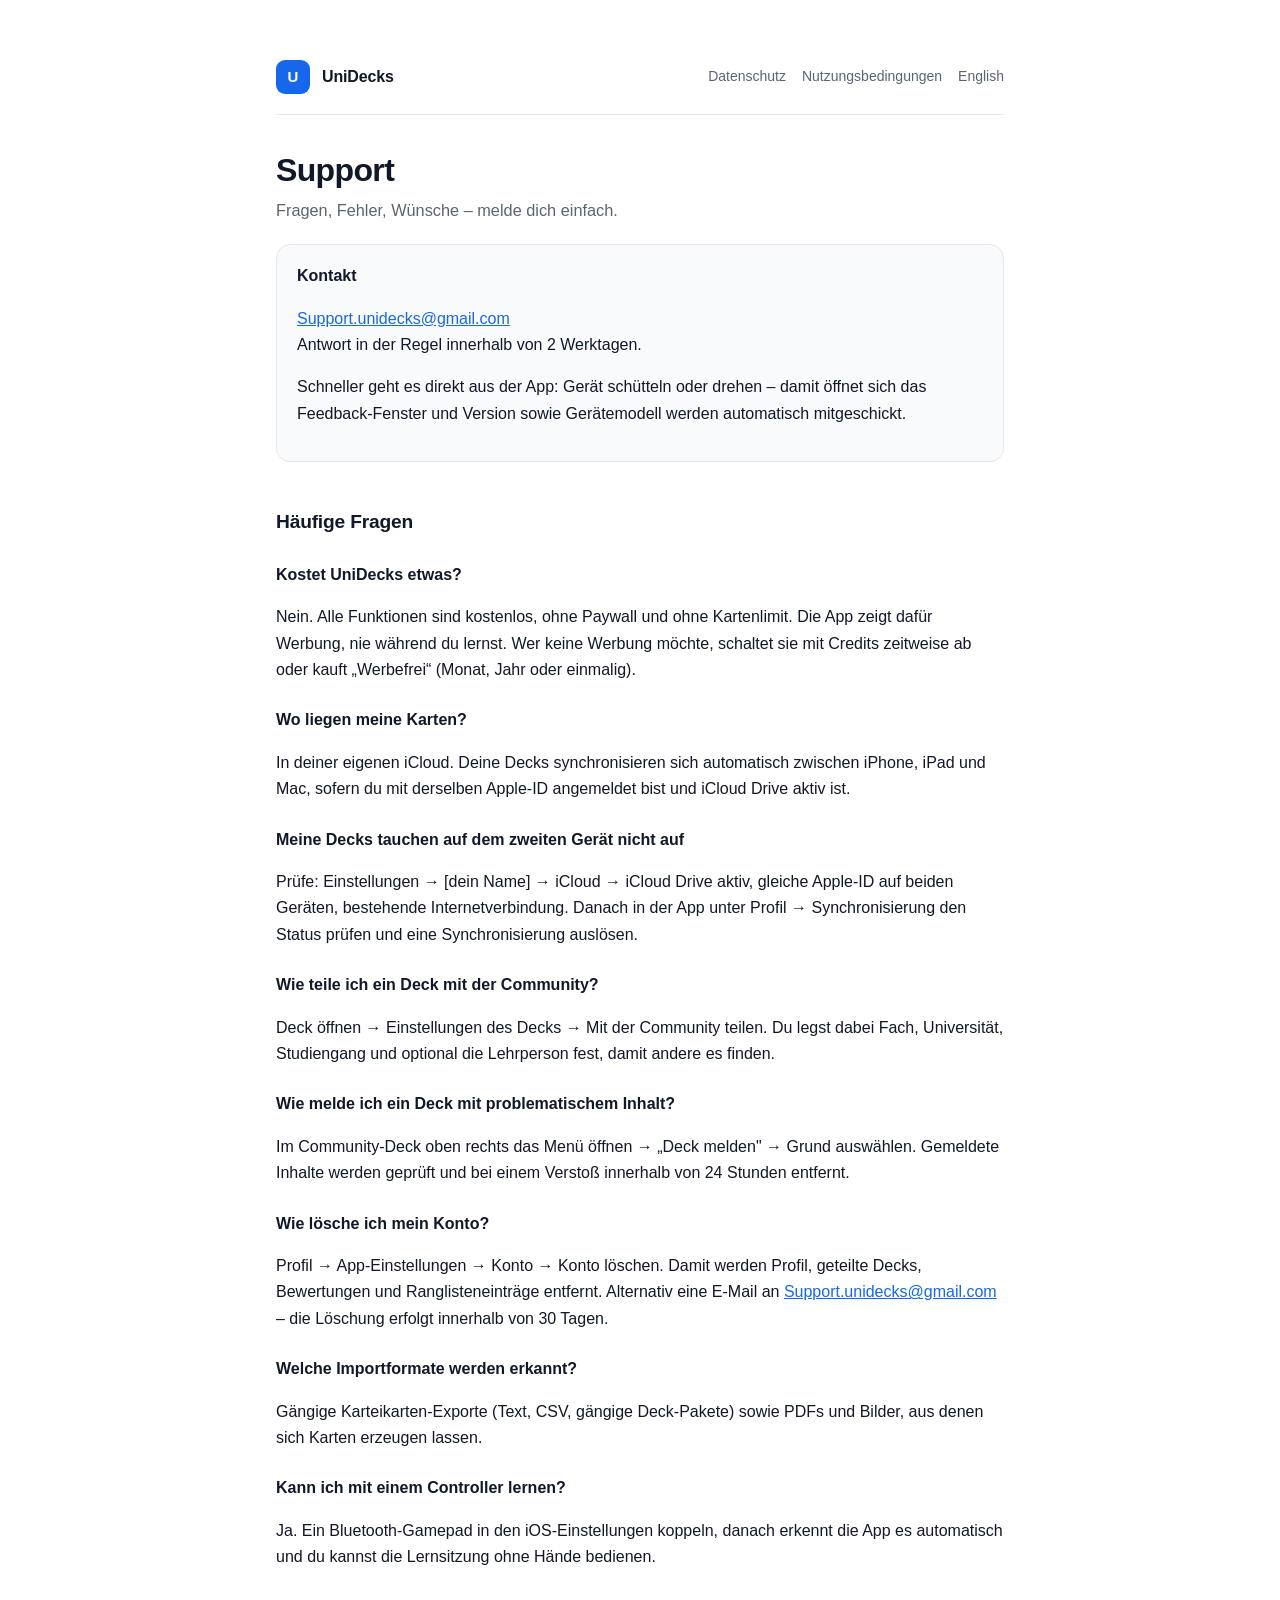
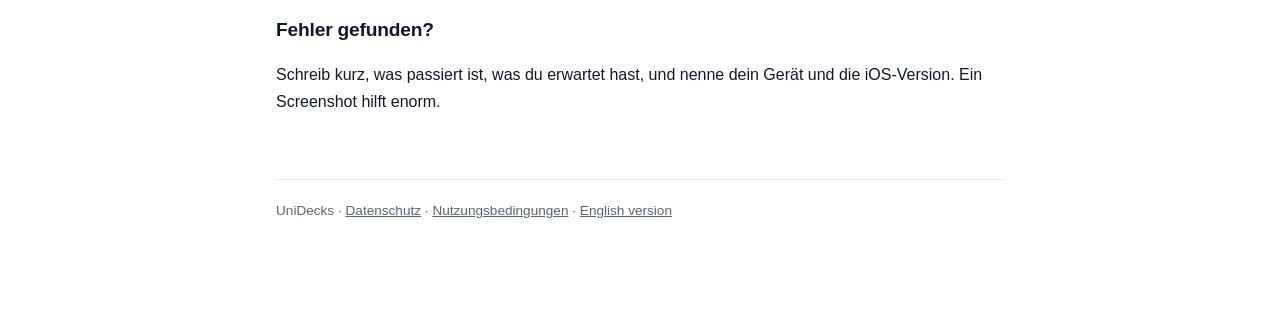
<file: support-de.html>
<!DOCTYPE html>
<html lang="de">
<head>
<meta charset="utf-8">
<meta name="viewport" content="width=device-width, initial-scale=1">
<title>Support – UniDecks</title>
<link rel="stylesheet" href="style.css">
</head>
<body>
<div class="wrap">
<header class="site">
  <div class="mark">U</div>
  <a class="brand" href="index.html">UniDecks</a>
  <nav>
    <a href="privacy-de.html">Datenschutz</a>
    <a href="terms-de.html">Nutzungsbedingungen</a>
    <a href="support-en.html">English</a>
  </nav>
</header>

<h1>Support</h1>
<p class="lede">Fragen, Fehler, Wünsche – melde dich einfach.</p>

<div class="card">
<h3>Kontakt</h3>
<p><a href="mailto:Support.unidecks@gmail.com">Support.unidecks@gmail.com</a><br>
Antwort in der Regel innerhalb von 2 Werktagen.</p>
<p>Schneller geht es direkt aus der App: Gerät schütteln oder drehen – damit öffnet sich das Feedback-Fenster und Version sowie Gerätemodell werden automatisch mitgeschickt.</p>
</div>

<h2>Häufige Fragen</h2>

<h3>Kostet UniDecks etwas?</h3>
<p>Nein. Alle Funktionen sind kostenlos, ohne Paywall und ohne Kartenlimit. Die App zeigt dafür Werbung, nie während du lernst. Wer keine Werbung möchte, schaltet sie mit Credits zeitweise ab oder kauft „Werbefrei“ (Monat, Jahr oder einmalig).</p>

<h3>Wo liegen meine Karten?</h3>
<p>In deiner eigenen iCloud. Deine Decks synchronisieren sich automatisch zwischen iPhone, iPad und Mac, sofern du mit derselben Apple-ID angemeldet bist und iCloud Drive aktiv ist.</p>

<h3>Meine Decks tauchen auf dem zweiten Gerät nicht auf</h3>
<p>Prüfe: Einstellungen → [dein Name] → iCloud → iCloud Drive aktiv, gleiche Apple-ID auf beiden Geräten, bestehende Internetverbindung. Danach in der App unter Profil → Synchronisierung den Status prüfen und eine Synchronisierung auslösen.</p>

<h3>Wie teile ich ein Deck mit der Community?</h3>
<p>Deck öffnen → Einstellungen des Decks → Mit der Community teilen. Du legst dabei Fach, Universität, Studiengang und optional die Lehrperson fest, damit andere es finden.</p>

<h3>Wie melde ich ein Deck mit problematischem Inhalt?</h3>
<p>Im Community-Deck oben rechts das Menü öffnen → „Deck melden" → Grund auswählen. Gemeldete Inhalte werden geprüft und bei einem Verstoß innerhalb von 24 Stunden entfernt.</p>

<h3>Wie lösche ich mein Konto?</h3>
<p>Profil → App-Einstellungen → Konto → Konto löschen. Damit werden Profil, geteilte Decks, Bewertungen und Ranglisteneinträge entfernt. Alternativ eine E-Mail an <a href="mailto:Support.unidecks@gmail.com">Support.unidecks@gmail.com</a> – die Löschung erfolgt innerhalb von 30 Tagen.</p>

<h3>Welche Importformate werden erkannt?</h3>
<p>Gängige Karteikarten-Exporte (Text, CSV, gängige Deck-Pakete) sowie PDFs und Bilder, aus denen sich Karten erzeugen lassen.</p>

<h3>Kann ich mit einem Controller lernen?</h3>
<p>Ja. Ein Bluetooth-Gamepad in den iOS-Einstellungen koppeln, danach erkennt die App es automatisch und du kannst die Lernsitzung ohne Hände bedienen.</p>

<h2>Fehler gefunden?</h2>
<p>Schreib kurz, was passiert ist, was du erwartet hast, und nenne dein Gerät und die iOS-Version. Ein Screenshot hilft enorm.</p>

<footer class="site">
  UniDecks · <a href="privacy-de.html">Datenschutz</a> · <a href="terms-de.html">Nutzungsbedingungen</a> · <a href="support-en.html">English version</a>
</footer>
</div>
</body>
</html>
</file>
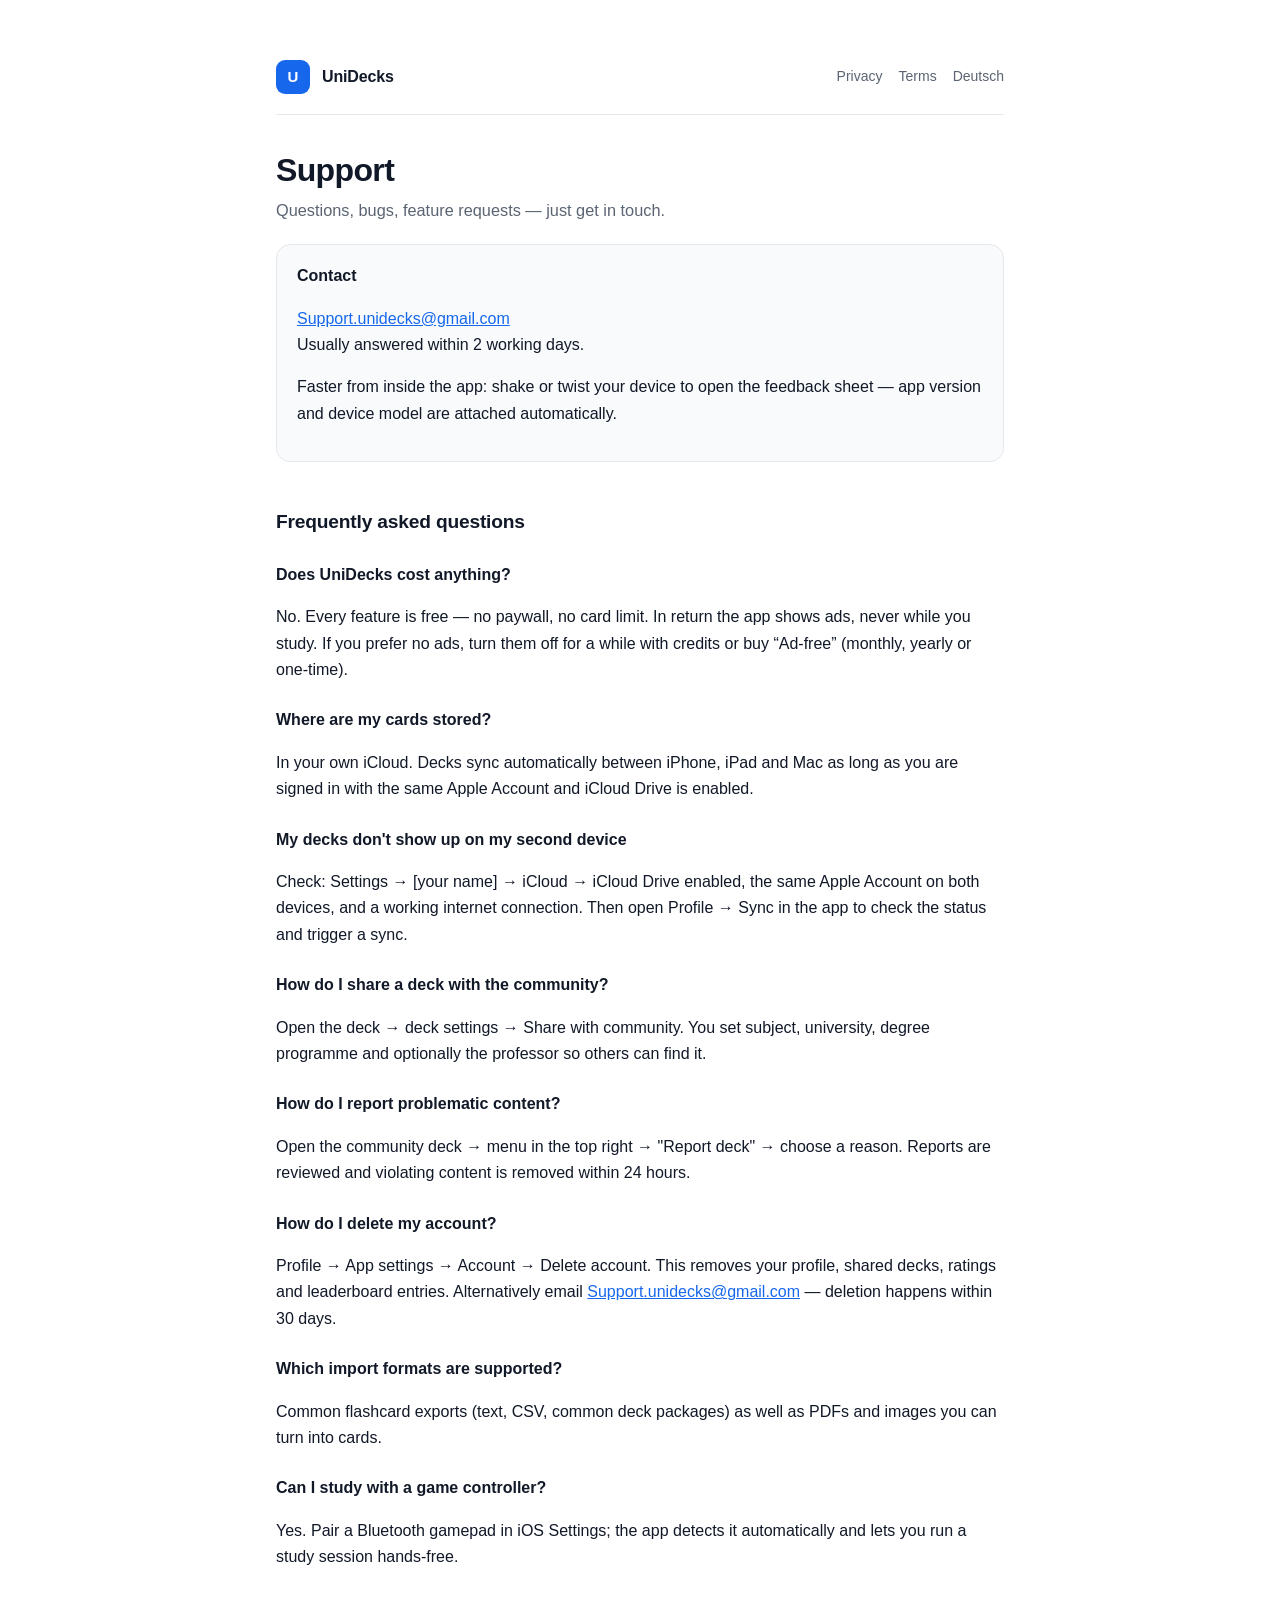
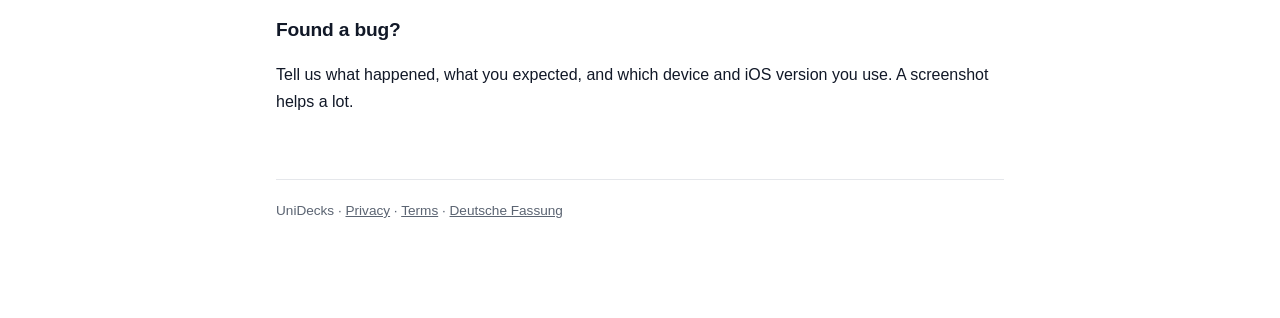
<file: support-en.html>
<!DOCTYPE html>
<html lang="en">
<head>
<meta charset="utf-8">
<meta name="viewport" content="width=device-width, initial-scale=1">
<title>Support – UniDecks</title>
<link rel="stylesheet" href="style.css">
</head>
<body>
<div class="wrap">
<header class="site">
  <div class="mark">U</div>
  <a class="brand" href="index.html">UniDecks</a>
  <nav>
    <a href="privacy-en.html">Privacy</a>
    <a href="terms-en.html">Terms</a>
    <a href="support-de.html">Deutsch</a>
  </nav>
</header>

<h1>Support</h1>
<p class="lede">Questions, bugs, feature requests — just get in touch.</p>

<div class="card">
<h3>Contact</h3>
<p><a href="mailto:Support.unidecks@gmail.com">Support.unidecks@gmail.com</a><br>
Usually answered within 2 working days.</p>
<p>Faster from inside the app: shake or twist your device to open the feedback sheet — app version and device model are attached automatically.</p>
</div>

<h2>Frequently asked questions</h2>

<h3>Does UniDecks cost anything?</h3>
<p>No. Every feature is free — no paywall, no card limit. In return the app shows ads, never while you study. If you prefer no ads, turn them off for a while with credits or buy “Ad-free” (monthly, yearly or one-time).</p>

<h3>Where are my cards stored?</h3>
<p>In your own iCloud. Decks sync automatically between iPhone, iPad and Mac as long as you are signed in with the same Apple Account and iCloud Drive is enabled.</p>

<h3>My decks don't show up on my second device</h3>
<p>Check: Settings → [your name] → iCloud → iCloud Drive enabled, the same Apple Account on both devices, and a working internet connection. Then open Profile → Sync in the app to check the status and trigger a sync.</p>

<h3>How do I share a deck with the community?</h3>
<p>Open the deck → deck settings → Share with community. You set subject, university, degree programme and optionally the professor so others can find it.</p>

<h3>How do I report problematic content?</h3>
<p>Open the community deck → menu in the top right → "Report deck" → choose a reason. Reports are reviewed and violating content is removed within 24 hours.</p>

<h3>How do I delete my account?</h3>
<p>Profile → App settings → Account → Delete account. This removes your profile, shared decks, ratings and leaderboard entries. Alternatively email <a href="mailto:Support.unidecks@gmail.com">Support.unidecks@gmail.com</a> — deletion happens within 30 days.</p>

<h3>Which import formats are supported?</h3>
<p>Common flashcard exports (text, CSV, common deck packages) as well as PDFs and images you can turn into cards.</p>

<h3>Can I study with a game controller?</h3>
<p>Yes. Pair a Bluetooth gamepad in iOS Settings; the app detects it automatically and lets you run a study session hands-free.</p>

<h2>Found a bug?</h2>
<p>Tell us what happened, what you expected, and which device and iOS version you use. A screenshot helps a lot.</p>

<footer class="site">
  UniDecks · <a href="privacy-en.html">Privacy</a> · <a href="terms-en.html">Terms</a> · <a href="support-de.html">Deutsche Fassung</a>
</footer>
</div>
</body>
</html>
</file>
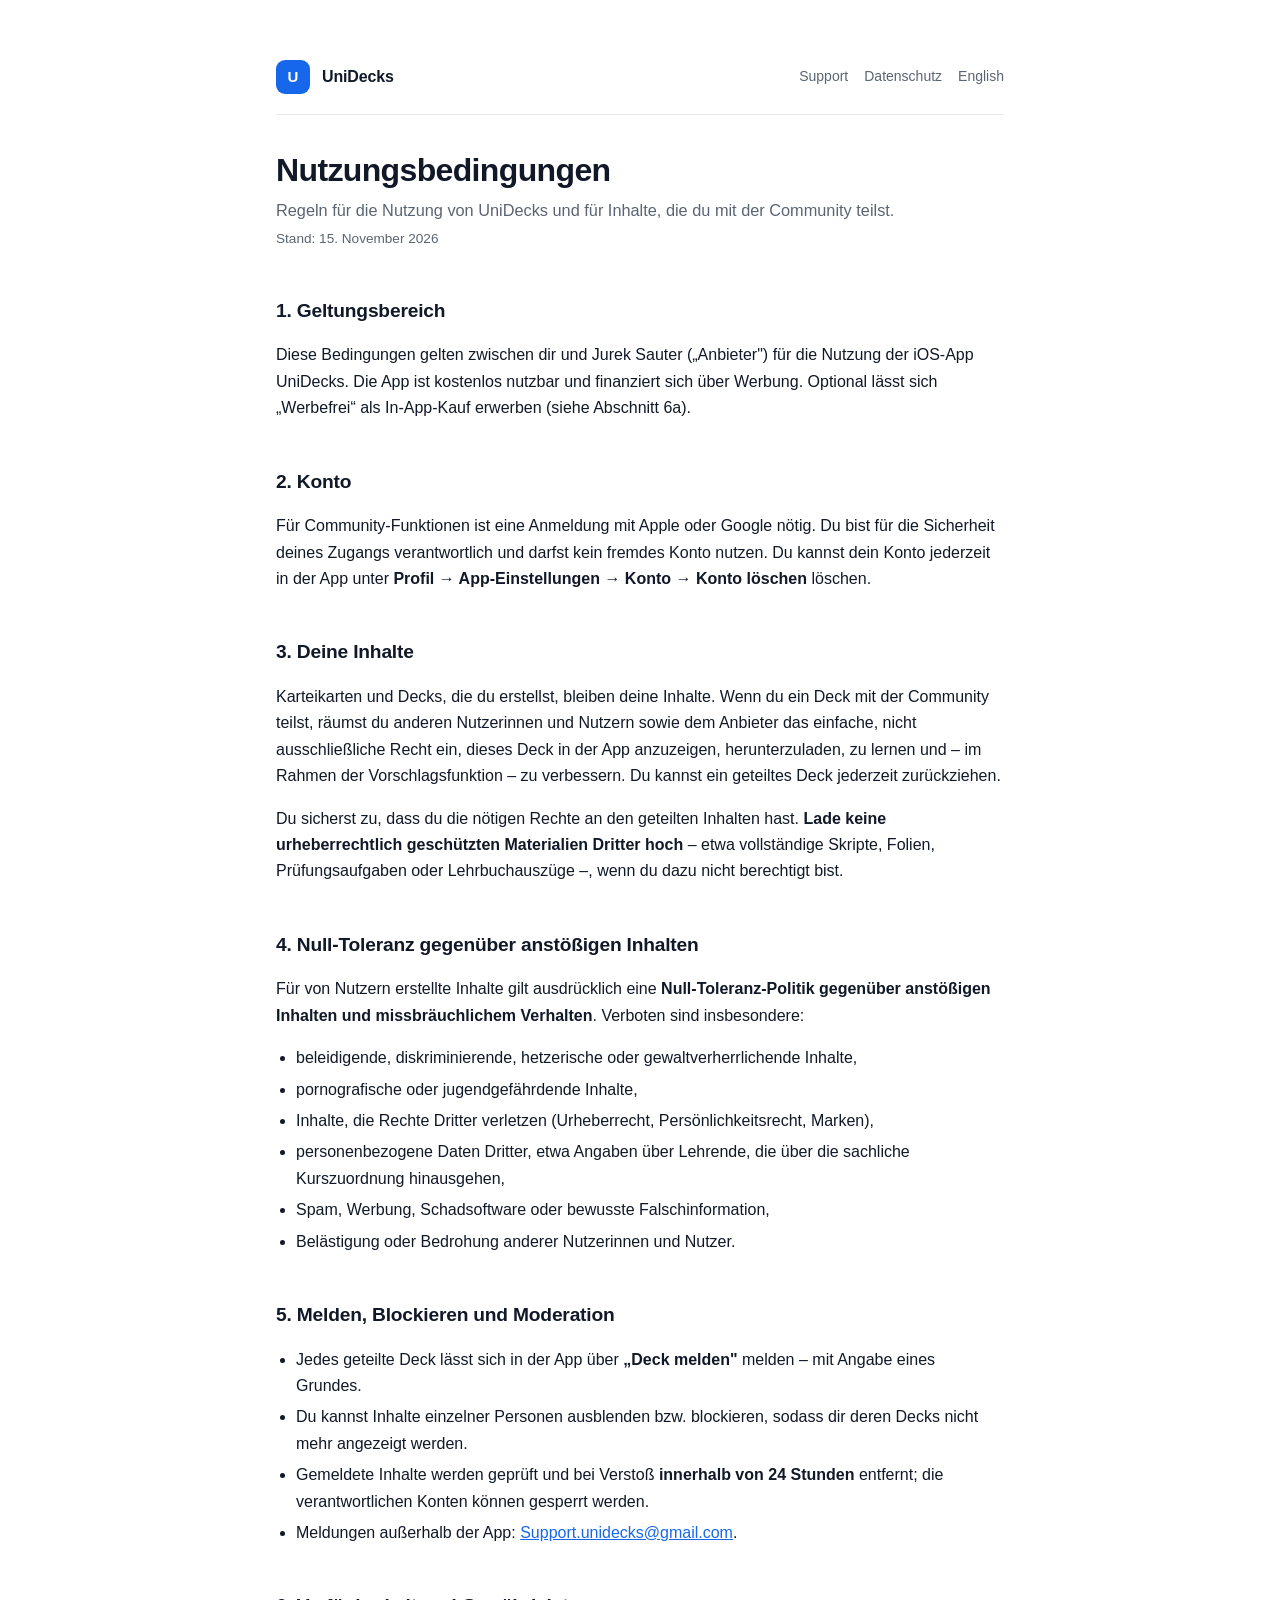
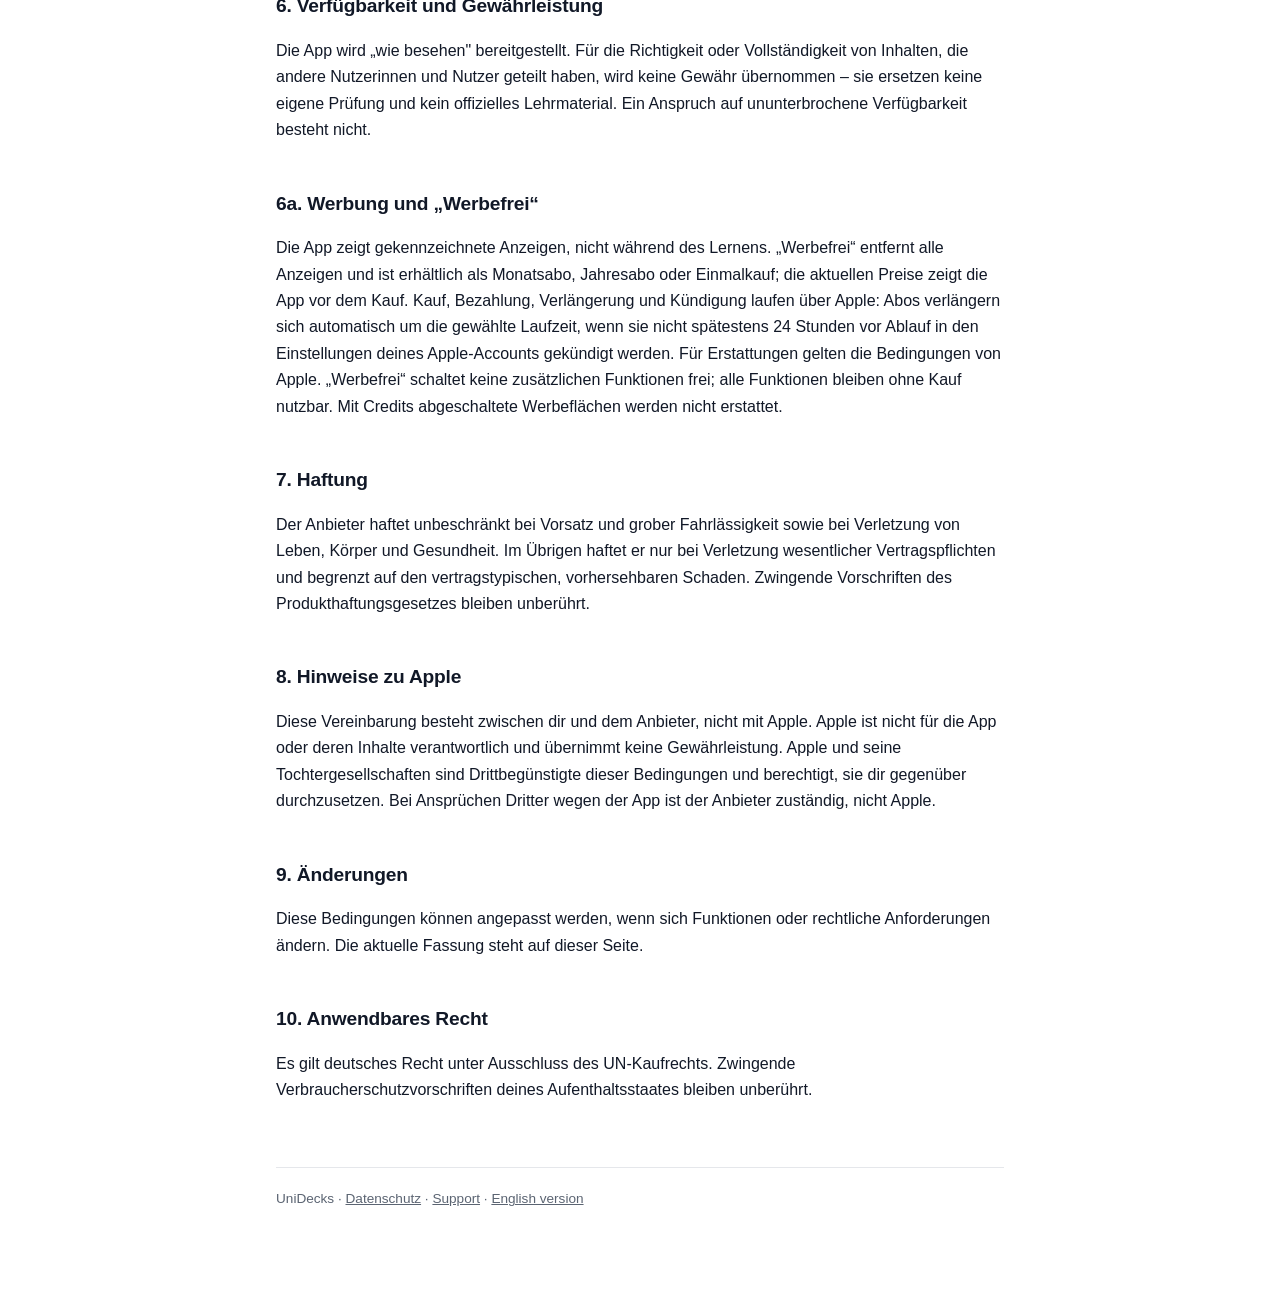
<file: terms-de.html>
<!DOCTYPE html>
<html lang="de">
<head>
<meta charset="utf-8">
<meta name="viewport" content="width=device-width, initial-scale=1">
<title>Nutzungsbedingungen – UniDecks</title>
<link rel="stylesheet" href="style.css">
</head>
<body>
<div class="wrap">
<header class="site">
  <div class="mark">U</div>
  <a class="brand" href="index.html">UniDecks</a>
  <nav>
    <a href="support-de.html">Support</a>
    <a href="privacy-de.html">Datenschutz</a>
    <a href="terms-en.html">English</a>
  </nav>
</header>

<h1>Nutzungsbedingungen</h1>
<p class="lede">Regeln für die Nutzung von UniDecks und für Inhalte, die du mit der Community teilst.</p>
<p class="meta">Stand: 15. November 2026</p>

<h2>1. Geltungsbereich</h2>
<p>Diese Bedingungen gelten zwischen dir und Jurek Sauter („Anbieter") für die Nutzung der iOS-App UniDecks. Die App ist kostenlos nutzbar und finanziert sich über Werbung. Optional lässt sich „Werbefrei“ als In-App-Kauf erwerben (siehe Abschnitt 6a).</p>

<h2>2. Konto</h2>
<p>Für Community-Funktionen ist eine Anmeldung mit Apple oder Google nötig. Du bist für die Sicherheit deines Zugangs verantwortlich und darfst kein fremdes Konto nutzen. Du kannst dein Konto jederzeit in der App unter <strong>Profil → App-Einstellungen → Konto → Konto löschen</strong> löschen.</p>

<h2>3. Deine Inhalte</h2>
<p>Karteikarten und Decks, die du erstellst, bleiben deine Inhalte. Wenn du ein Deck mit der Community teilst, räumst du anderen Nutzerinnen und Nutzern sowie dem Anbieter das einfache, nicht ausschließliche Recht ein, dieses Deck in der App anzuzeigen, herunterzuladen, zu lernen und – im Rahmen der Vorschlagsfunktion – zu verbessern. Du kannst ein geteiltes Deck jederzeit zurückziehen.</p>
<p>Du sicherst zu, dass du die nötigen Rechte an den geteilten Inhalten hast. <strong>Lade keine urheberrechtlich geschützten Materialien Dritter hoch</strong> – etwa vollständige Skripte, Folien, Prüfungsaufgaben oder Lehrbuchauszüge –, wenn du dazu nicht berechtigt bist.</p>

<h2>4. Null-Toleranz gegenüber anstößigen Inhalten</h2>
<p>Für von Nutzern erstellte Inhalte gilt ausdrücklich eine <strong>Null-Toleranz-Politik gegenüber anstößigen Inhalten und missbräuchlichem Verhalten</strong>. Verboten sind insbesondere:</p>
<ul>
  <li>beleidigende, diskriminierende, hetzerische oder gewaltverherrlichende Inhalte,</li>
  <li>pornografische oder jugendgefährdende Inhalte,</li>
  <li>Inhalte, die Rechte Dritter verletzen (Urheberrecht, Persönlichkeitsrecht, Marken),</li>
  <li>personenbezogene Daten Dritter, etwa Angaben über Lehrende, die über die sachliche Kurszuordnung hinausgehen,</li>
  <li>Spam, Werbung, Schadsoftware oder bewusste Falschinformation,</li>
  <li>Belästigung oder Bedrohung anderer Nutzerinnen und Nutzer.</li>
</ul>

<h2>5. Melden, Blockieren und Moderation</h2>
<ul>
  <li>Jedes geteilte Deck lässt sich in der App über <strong>„Deck melden"</strong> melden – mit Angabe eines Grundes.</li>
  <li>Du kannst Inhalte einzelner Personen ausblenden bzw. blockieren, sodass dir deren Decks nicht mehr angezeigt werden.</li>
  <li>Gemeldete Inhalte werden geprüft und bei Verstoß <strong>innerhalb von 24 Stunden</strong> entfernt; die verantwortlichen Konten können gesperrt werden.</li>
  <li>Meldungen außerhalb der App: <a href="mailto:Support.unidecks@gmail.com">Support.unidecks@gmail.com</a>.</li>
</ul>

<h2>6. Verfügbarkeit und Gewährleistung</h2>
<p>Die App wird „wie besehen" bereitgestellt. Für die Richtigkeit oder Vollständigkeit von Inhalten, die andere Nutzerinnen und Nutzer geteilt haben, wird keine Gewähr übernommen – sie ersetzen keine eigene Prüfung und kein offizielles Lehrmaterial. Ein Anspruch auf ununterbrochene Verfügbarkeit besteht nicht.</p>

<h2>6a. Werbung und „Werbefrei“</h2>
<p>Die App zeigt gekennzeichnete Anzeigen, nicht während des Lernens. „Werbefrei“ entfernt alle Anzeigen und ist erhältlich als Monatsabo, Jahresabo oder Einmalkauf; die aktuellen Preise zeigt die App vor dem Kauf. Kauf, Bezahlung, Verlängerung und Kündigung laufen über Apple: Abos verlängern sich automatisch um die gewählte Laufzeit, wenn sie nicht spätestens 24 Stunden vor Ablauf in den Einstellungen deines Apple-Accounts gekündigt werden. Für Erstattungen gelten die Bedingungen von Apple. „Werbefrei“ schaltet keine zusätzlichen Funktionen frei; alle Funktionen bleiben ohne Kauf nutzbar. Mit Credits abgeschaltete Werbeflächen werden nicht erstattet.</p>

<h2>7. Haftung</h2>
<p>Der Anbieter haftet unbeschränkt bei Vorsatz und grober Fahrlässigkeit sowie bei Verletzung von Leben, Körper und Gesundheit. Im Übrigen haftet er nur bei Verletzung wesentlicher Vertragspflichten und begrenzt auf den vertragstypischen, vorhersehbaren Schaden. Zwingende Vorschriften des Produkthaftungsgesetzes bleiben unberührt.</p>

<h2>8. Hinweise zu Apple</h2>
<p>Diese Vereinbarung besteht zwischen dir und dem Anbieter, nicht mit Apple. Apple ist nicht für die App oder deren Inhalte verantwortlich und übernimmt keine Gewährleistung. Apple und seine Tochtergesellschaften sind Drittbegünstigte dieser Bedingungen und berechtigt, sie dir gegenüber durchzusetzen. Bei Ansprüchen Dritter wegen der App ist der Anbieter zuständig, nicht Apple.</p>

<h2>9. Änderungen</h2>
<p>Diese Bedingungen können angepasst werden, wenn sich Funktionen oder rechtliche Anforderungen ändern. Die aktuelle Fassung steht auf dieser Seite.</p>

<h2>10. Anwendbares Recht</h2>
<p>Es gilt deutsches Recht unter Ausschluss des UN-Kaufrechts. Zwingende Verbraucherschutzvorschriften deines Aufenthaltsstaates bleiben unberührt.</p>

<footer class="site">
  UniDecks · <a href="privacy-de.html">Datenschutz</a> · <a href="support-de.html">Support</a> · <a href="terms-en.html">English version</a>
</footer>
</div>
</body>
</html>
</file>
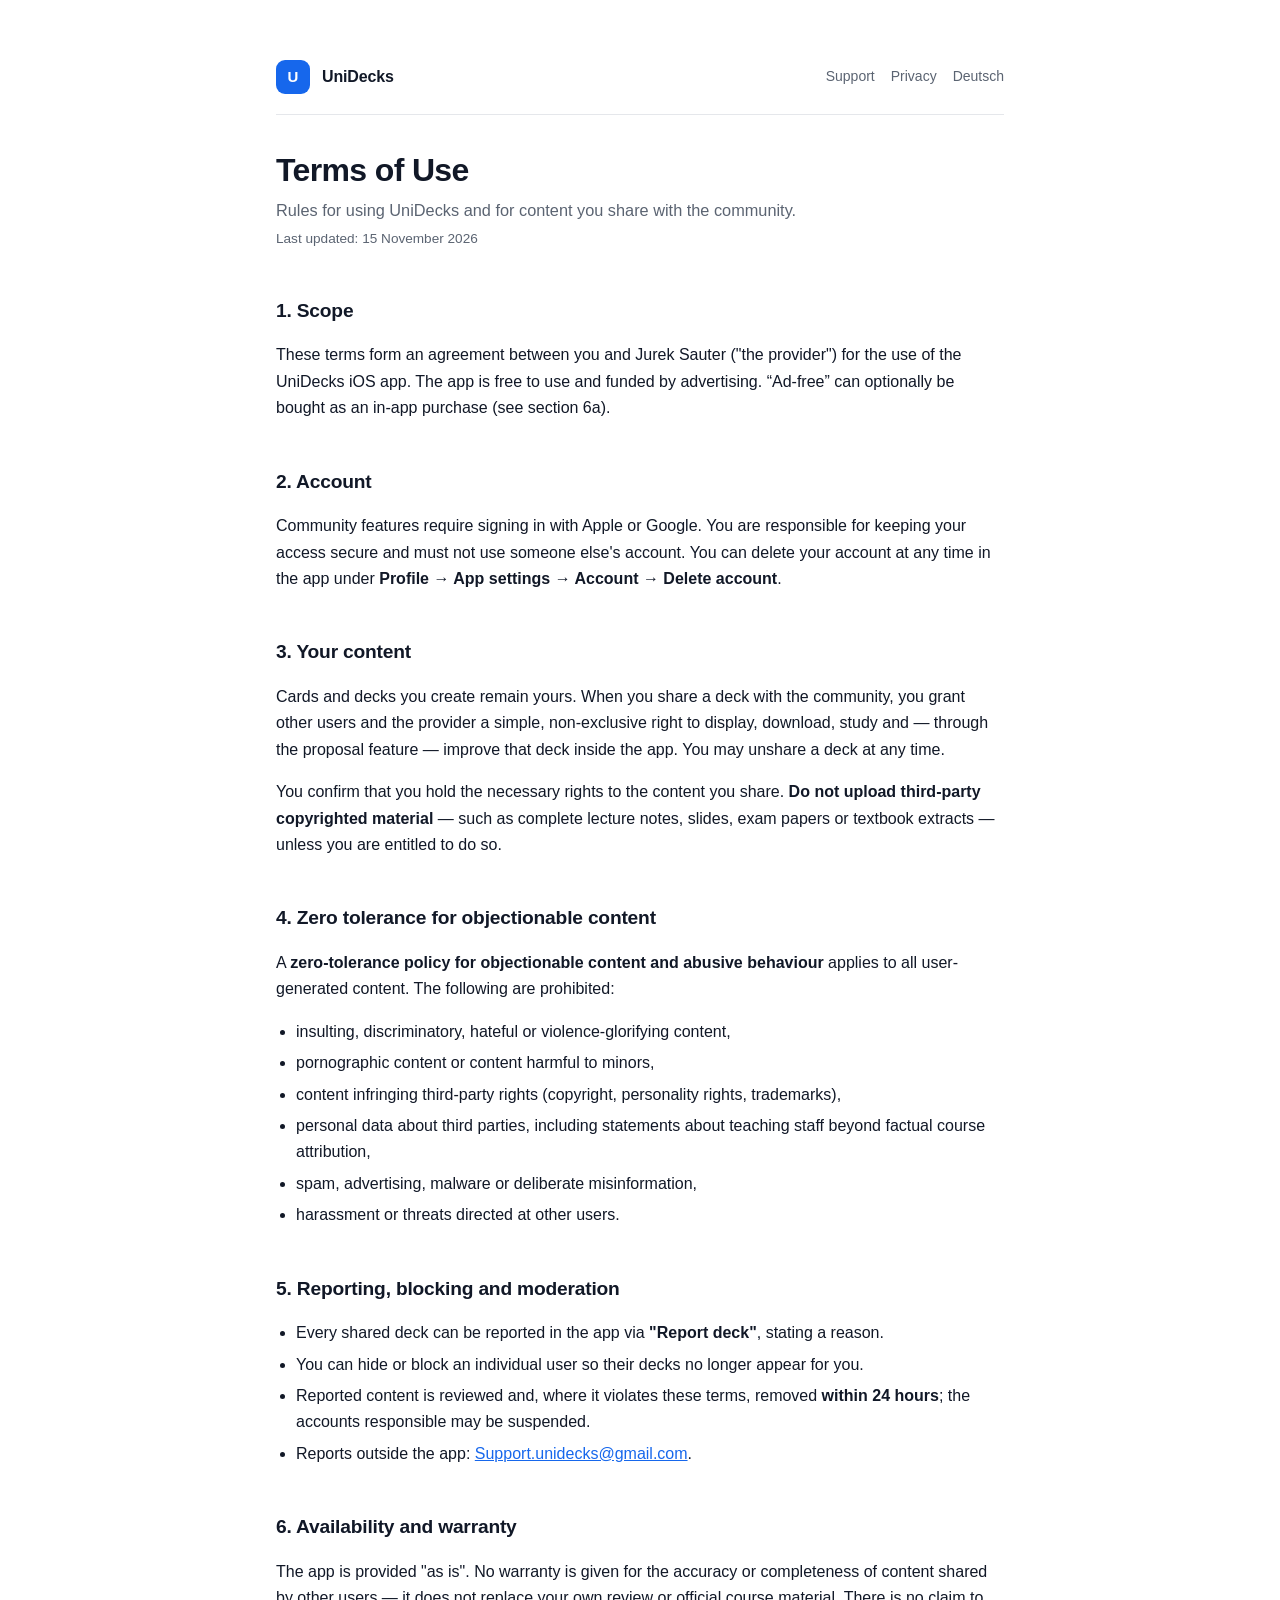
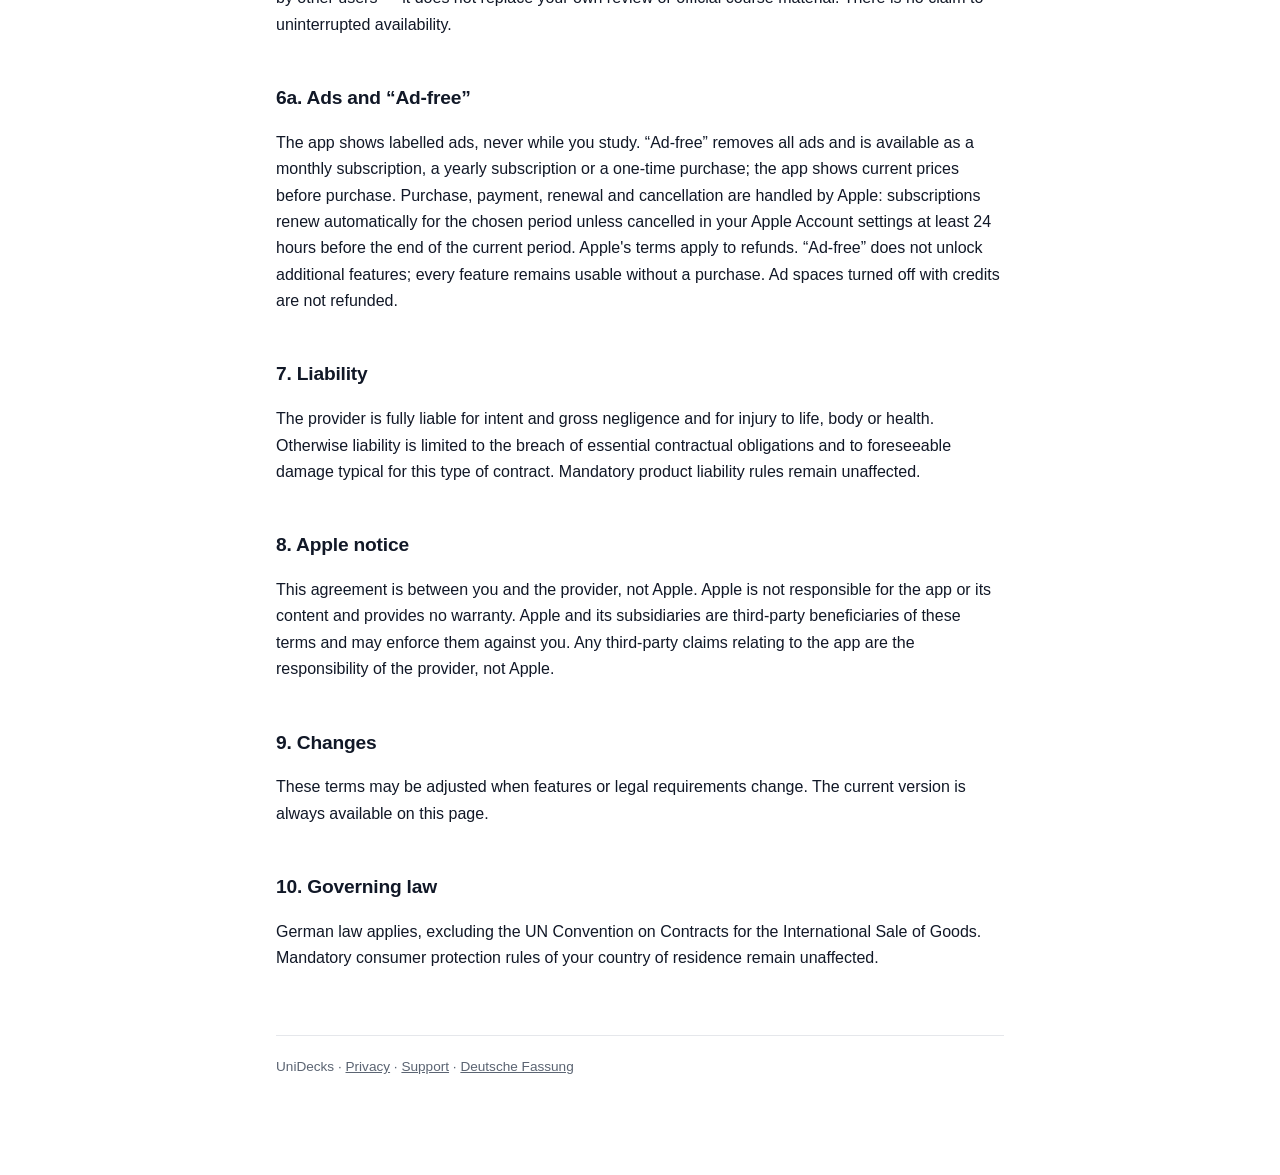
<file: terms-en.html>
<!DOCTYPE html>
<html lang="en">
<head>
<meta charset="utf-8">
<meta name="viewport" content="width=device-width, initial-scale=1">
<title>Terms of Use – UniDecks</title>
<link rel="stylesheet" href="style.css">
</head>
<body>
<div class="wrap">
<header class="site">
  <div class="mark">U</div>
  <a class="brand" href="index.html">UniDecks</a>
  <nav>
    <a href="support-en.html">Support</a>
    <a href="privacy-en.html">Privacy</a>
    <a href="terms-de.html">Deutsch</a>
  </nav>
</header>

<h1>Terms of Use</h1>
<p class="lede">Rules for using UniDecks and for content you share with the community.</p>
<p class="meta">Last updated: 15 November 2026</p>

<h2>1. Scope</h2>
<p>These terms form an agreement between you and Jurek Sauter ("the provider") for the use of the UniDecks iOS app. The app is free to use and funded by advertising. “Ad-free” can optionally be bought as an in-app purchase (see section 6a).</p>

<h2>2. Account</h2>
<p>Community features require signing in with Apple or Google. You are responsible for keeping your access secure and must not use someone else's account. You can delete your account at any time in the app under <strong>Profile → App settings → Account → Delete account</strong>.</p>

<h2>3. Your content</h2>
<p>Cards and decks you create remain yours. When you share a deck with the community, you grant other users and the provider a simple, non-exclusive right to display, download, study and — through the proposal feature — improve that deck inside the app. You may unshare a deck at any time.</p>
<p>You confirm that you hold the necessary rights to the content you share. <strong>Do not upload third-party copyrighted material</strong> — such as complete lecture notes, slides, exam papers or textbook extracts — unless you are entitled to do so.</p>

<h2>4. Zero tolerance for objectionable content</h2>
<p>A <strong>zero-tolerance policy for objectionable content and abusive behaviour</strong> applies to all user-generated content. The following are prohibited:</p>
<ul>
  <li>insulting, discriminatory, hateful or violence-glorifying content,</li>
  <li>pornographic content or content harmful to minors,</li>
  <li>content infringing third-party rights (copyright, personality rights, trademarks),</li>
  <li>personal data about third parties, including statements about teaching staff beyond factual course attribution,</li>
  <li>spam, advertising, malware or deliberate misinformation,</li>
  <li>harassment or threats directed at other users.</li>
</ul>

<h2>5. Reporting, blocking and moderation</h2>
<ul>
  <li>Every shared deck can be reported in the app via <strong>"Report deck"</strong>, stating a reason.</li>
  <li>You can hide or block an individual user so their decks no longer appear for you.</li>
  <li>Reported content is reviewed and, where it violates these terms, removed <strong>within 24 hours</strong>; the accounts responsible may be suspended.</li>
  <li>Reports outside the app: <a href="mailto:Support.unidecks@gmail.com">Support.unidecks@gmail.com</a>.</li>
</ul>

<h2>6. Availability and warranty</h2>
<p>The app is provided "as is". No warranty is given for the accuracy or completeness of content shared by other users — it does not replace your own review or official course material. There is no claim to uninterrupted availability.</p>

<h2>6a. Ads and “Ad-free”</h2>
<p>The app shows labelled ads, never while you study. “Ad-free” removes all ads and is available as a monthly subscription, a yearly subscription or a one-time purchase; the app shows current prices before purchase. Purchase, payment, renewal and cancellation are handled by Apple: subscriptions renew automatically for the chosen period unless cancelled in your Apple Account settings at least 24 hours before the end of the current period. Apple's terms apply to refunds. “Ad-free” does not unlock additional features; every feature remains usable without a purchase. Ad spaces turned off with credits are not refunded.</p>

<h2>7. Liability</h2>
<p>The provider is fully liable for intent and gross negligence and for injury to life, body or health. Otherwise liability is limited to the breach of essential contractual obligations and to foreseeable damage typical for this type of contract. Mandatory product liability rules remain unaffected.</p>

<h2>8. Apple notice</h2>
<p>This agreement is between you and the provider, not Apple. Apple is not responsible for the app or its content and provides no warranty. Apple and its subsidiaries are third-party beneficiaries of these terms and may enforce them against you. Any third-party claims relating to the app are the responsibility of the provider, not Apple.</p>

<h2>9. Changes</h2>
<p>These terms may be adjusted when features or legal requirements change. The current version is always available on this page.</p>

<h2>10. Governing law</h2>
<p>German law applies, excluding the UN Convention on Contracts for the International Sale of Goods. Mandatory consumer protection rules of your country of residence remain unaffected.</p>

<footer class="site">
  UniDecks · <a href="privacy-en.html">Privacy</a> · <a href="support-en.html">Support</a> · <a href="terms-de.html">Deutsche Fassung</a>
</footer>
</div>
</body>
</html>
</file>
<file: style.css>
:root{
  --bg:#ffffff; --fg:#111827; --muted:#5b6472; --line:#e5e7eb;
  --accent:#1667ec; --accent-soft:#eef4ff; --card:#f8fafc;
}
@media (prefers-color-scheme: dark){
  :root{ --bg:#0f1420; --fg:#e8ecf3; --muted:#9aa5b5; --line:#212a3a;
         --accent:#65a0ff; --accent-soft:#16233c; --card:#151c2b; }
}
*{box-sizing:border-box}
html{-webkit-text-size-adjust:100%}
body{
  margin:0; background:var(--bg); color:var(--fg);
  font:16px/1.65 -apple-system,BlinkMacSystemFont,"Segoe UI",Roboto,Helvetica,Arial,sans-serif;
}
.wrap{max-width:760px;margin:0 auto;padding:40px 16px 96px}
header.site{display:flex;align-items:center;gap:12px;padding:20px 0;border-bottom:1px solid var(--line);margin-bottom:36px}
header.site .mark{width:34px;height:34px;border-radius:9px;background:var(--accent);display:grid;place-items:center;color:#fff;font-weight:700;font-size:15px;flex:none}
header.site a.brand{color:inherit;text-decoration:none;font-weight:650;letter-spacing:-.01em}
header.site nav{margin-left:auto;display:flex;gap:16px;flex-wrap:wrap}
header.site nav a{color:var(--muted);text-decoration:none;font-size:14px}
header.site nav a:hover{color:var(--accent)}
h1{font-size:2rem;line-height:1.2;letter-spacing:-.02em;margin:0 0 8px}
h2{font-size:1.2rem;letter-spacing:-.01em;margin:40px 0 10px;padding-top:4px}
h3{font-size:1rem;margin:24px 0 6px}
p,li{color:var(--fg)}
.lede{color:var(--muted);font-size:1.02rem;margin:0 0 4px}
.meta{color:var(--muted);font-size:.85rem;margin:0 0 28px}
a{color:var(--accent)}
ul{padding-left:20px}
li{margin:5px 0}
table{width:100%;border-collapse:collapse;margin:16px 0;font-size:.93rem;display:block;overflow-x:auto}
th,td{border:1px solid var(--line);padding:9px 11px;text-align:left;vertical-align:top}
th{background:var(--card);font-weight:600}
.card{background:var(--card);border:1px solid var(--line);border-radius:14px;padding:18px 20px;margin:20px 0}
.card h3{margin-top:0}
.lang{display:inline-block;background:var(--accent-soft);color:var(--accent);border-radius:999px;padding:4px 12px;font-size:.82rem;text-decoration:none;font-weight:600}
footer.site{margin-top:64px;padding-top:20px;border-top:1px solid var(--line);color:var(--muted);font-size:.85rem}
footer.site a{color:var(--muted)}
.tiles{display:grid;gap:14px;grid-template-columns:repeat(auto-fit,minmax(210px,1fr));margin:28px 0}
.tile{display:block;background:var(--card);border:1px solid var(--line);border-radius:14px;padding:18px;text-decoration:none;color:inherit}
.tile:hover{border-color:var(--accent)}
.tile strong{display:block;margin-bottom:4px}
.tile span{color:var(--muted);font-size:.9rem}
</file>
